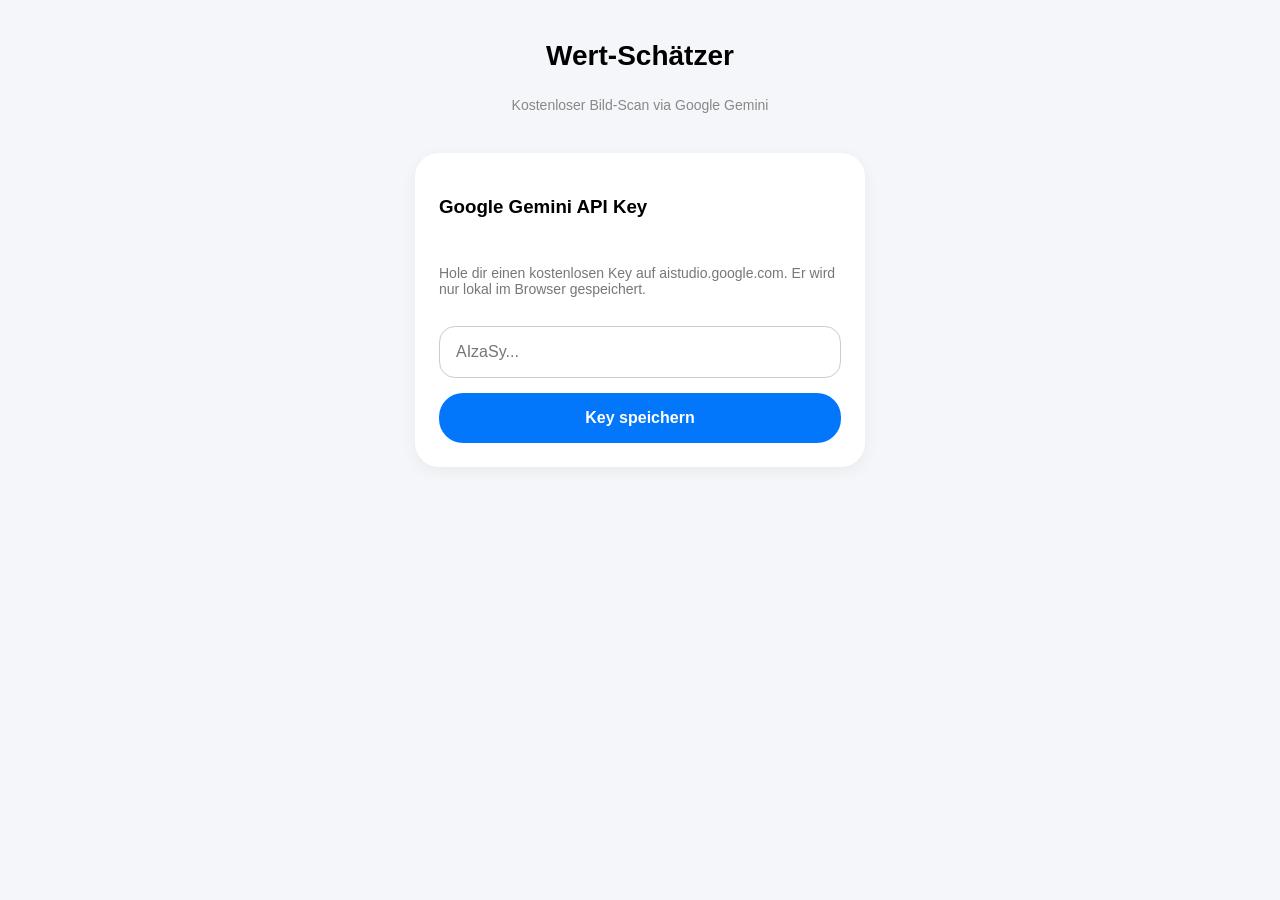
<file: index.html>
<!DOCTYPE html>
<html lang="de">
<head>
    <meta charset="UTF-8">
    <meta name="viewport" content="width=device-width, initial-scale=1.0">
    <title>eBay Preis-Scanner (Gemini Free)</title>
    <style>
        :root {
            --bg-color: #f4f6fa;
            --card-bg: #ffffff;
            --text-color: #000000;
            --primary-color: #0377fc;
            --danger-color: #e63946;
            --radius: 24px;
        }

        @media (prefers-color-scheme: dark) {
            :root {
                --bg-color: #0a0a0a;
                --card-bg: #1c1c1e;
                --text-color: #ffffff;
                --primary-color: #3b82f6;
            }
        }

        body {
            font-family: -apple-system, BlinkMacSystemFont, "Segoe UI", Roboto, sans-serif;
            background-color: var(--bg-color);
            color: var(--text-color);
            margin: 0;
            padding: 20px;
            display: flex;
            flex-direction: column;
            align-items: center;
            min-height: 100vh;
            box-sizing: border-box;
        }

        .container {
            width: 100%;
            max-width: 450px;
            display: flex;
            flex-direction: column;
            gap: 20px;
        }

        h1 {
            font-size: 28px;
            font-weight: 700;
            text-align: center;
            margin-top: 20px;
            margin-bottom: 5px;
        }

        .subtitle {
            text-align: center;
            font-size: 14px;
            color: #888;
            margin-bottom: 20px;
        }

        .card {
            background-color: var(--card-bg);
            border-radius: var(--radius);
            padding: 24px;
            box-shadow: 0 4px 16px rgba(0,0,0,0.05);
            display: flex;
            flex-direction: column;
            gap: 15px;
        }

        input[type="text"], textarea {
            width: 100%;
            padding: 16px;
            border-radius: 16px;
            border: 1px solid #ccc;
            box-sizing: border-box;
            font-size: 16px;
            background: transparent;
            color: var(--text-color);
            font-family: inherit;
        }

        textarea {
            resize: none;
        }

        button {
            background-color: var(--primary-color);
            color: white;
            border: none;
            padding: 16px;
            border-radius: var(--radius);
            font-size: 16px;
            font-weight: 600;
            cursor: pointer;
            width: 100%;
        }

        button:active {
            opacity: 0.8;
        }

        .btn-secondary {
            background-color: transparent;
            color: var(--danger-color);
            border: 1px solid var(--danger-color);
            padding: 10px;
            font-size: 14px;
            margin-top: 10px;
        }

        #preview {
            width: 100%;
            border-radius: 16px;
            display: none;
            object-fit: cover;
            max-height: 300px;
        }

        .hidden {
            display: none !important;
        }

        .loader {
            display: none;
            border: 4px solid #f3f3f3;
            border-top: 4px solid var(--primary-color);
            border-radius: 50%;
            width: 30px;
            height: 30px;
            animation: spin 1s linear infinite;
            margin: 20px auto;
        }

        @keyframes spin {
            0% { transform: rotate(0deg); }
            100% { transform: rotate(360deg); }
        }

        #result {
            font-size: 16px;
            line-height: 1.5;
            white-space: pre-line;
        }

        .error-message {
            background-color: rgba(230, 57, 70, 0.1);
            color: var(--danger-color);
            padding: 15px;
            border-radius: 16px;
            border: 1px solid var(--danger-color);
            font-size: 14px;
        }
    </style>
</head>
<body>

<div class="container">
    <h1>Wert-Schätzer</h1>
    <div class="subtitle">Kostenloser Bild-Scan via Google Gemini</div>

    <div id="api-section" class="card">
        <h3>Google Gemini API Key</h3>
        <p style="font-size: 14px; color: #777;">Hole dir einen kostenlosen Key auf aistudio.google.com. Er wird nur lokal im Browser gespeichert.</p>
        <input type="text" id="api-key-input" placeholder="AIzaSy...">
        <button onclick="saveApiKey()">Key speichern</button>
    </div>

    <div id="main-section" class="card hidden">
        <label for="image-input" style="width: 100%;">
            <div style="border: 2px dashed #ccc; padding: 30px; text-align: center; border-radius: 16px; cursor: pointer;">
                📸 Objekt fotografieren / wählen
            </div>
        </label>
        <input type="file" id="image-input" accept="image/*" capture="environment" style="display: none;" onchange="previewImage(event)">
        
        <img id="preview" alt="Vorschau">
        
        <textarea id="details-input" placeholder="Zusatzdetails (optional, z.B. Defekte, unsichtbare Funktionen, Zustand, Speichergröße...)" rows="3"></textarea>
        
        <button id="scan-btn" onclick="scanObject()" class="hidden">Objekt scannen</button>
        
        <div class="loader" id="loader"></div>
        <div id="result"></div>

        <button class="btn-secondary" onclick="resetApiKey()">API Key löschen</button>
    </div>
</div>

<script>
    document.addEventListener("DOMContentLoaded", () => {
        const savedKey = localStorage.getItem("gemini_api_key");
        if (savedKey) {
            showMainSection();
        }
    });

    function saveApiKey() {
        const key = document.getElementById("api-key-input").value.trim();
        if (key.length > 10) {
            localStorage.setItem("gemini_api_key", key);
            showMainSection();
        } else {
            alert("Bitte gib einen gültigen Gemini API Key ein.");
        }
    }

    function resetApiKey() {
        if(confirm("Möchtest du den API-Key wirklich löschen?")) {
            localStorage.removeItem("gemini_api_key");
            location.reload();
        }
    }

    function showMainSection() {
        document.getElementById("api-section").classList.add("hidden");
        document.getElementById("main-section").classList.remove("hidden");
    }

    let base64Image = "";

    function previewImage(event) {
        const file = event.target.files[0];
        if (!file) return;

        const reader = new FileReader();
        reader.onload = function(e) {
            const img = document.getElementById("preview");
            img.src = e.target.result;
            img.style.display = "block";
            
            base64Image = e.target.result.split(",")[1];
            
            document.getElementById("scan-btn").classList.remove("hidden");
            document.getElementById("result").innerHTML = "";
        }
        reader.readAsDataURL(file);
    }

    async function scanObject() {
        const apiKey = localStorage.getItem("gemini_api_key");
        if (!apiKey || !base64Image) return;

        const loader = document.getElementById("loader");
        const resultDiv = document.getElementById("result");
        const scanBtn = document.getElementById("scan-btn");
        
        // Wert des Detail-Felds auslesen
        const additionalDetails = document.getElementById("details-input").value.trim();

        loader.style.display = "block";
        scanBtn.disabled = true;
        resultDiv.innerHTML = "Objekt wird per KI analysiert...";

        // Basis-Prompt
        let promptText = "Welches Objekt ist auf diesem Bild zu sehen? Schätze den aktuellen ungefähren Verkaufspreis (Gebrauchtpreis) auf eBay in Euro. Wenn du es weißt, wann das Modell des Objektes hergestellt wurde und ob es noch produziert wird. Antworte kurz und übersichtlich. Nenne das erkannte Objekt, eine geschätzte Preisspanne in Fett (z.B. **20 - 40 €**), wann und ob es noch produziert wird und gib 2 kurze Tipps für den erfolgreichen eBay-Verkauf.";

        // Wenn Details eingegeben wurden, hängen wir sie an den Prompt an
        if (additionalDetails) {
            promptText += `\n\nBeachte unbedingt diese vom Nutzer angegebenen Zusatzdetails über den Zustand oder nicht sichtbare Funktionen für deine Preiseinschätzung: "${additionalDetails}"`;
        }

        const url = `https://generativelanguage.googleapis.com/v1beta/models/gemini-2.5-flash:generateContent?key=${apiKey}`;

        try {
            const response = await fetch(url, {
                method: "POST",
                headers: {
                    "Content-Type": "application/json"
                },
                body: JSON.stringify({
                    contents: [{
                        parts: [
                            { text: promptText },
                            { inlineData: { mimeType: "image/jpeg", data: base64Image } }
                        ]
                    }]
                })
            });

            if (!response.ok) {
                if (response.status === 429) {
                    resultDiv.innerHTML = `<div class="error-message">⚠️ <b>Zu schnell hintereinander!</b><br>Der kostenlose Tarif erlaubt max. 15 Bilder pro Minute. Warte kurz und tippe erneut auf Scannen.</div>`;
                } else if (response.status === 400 || response.status === 403) {
                    resultDiv.innerHTML = `<div class="error-message">🔑 <b>Falscher API Key!</b><br>Dein eingegebener Schlüssel ist ungültig. Bitte lösche ihn unten und hole dir einen neuen Key.</div>`;
                } else {
                    resultDiv.innerHTML = `<div class="error-message">❌ <b>Google-Serverfehler</b><br>Die KI ist gerade überlastet (Fehler ${response.status}). Bitte versuche es gleich noch einmal.</div>`;
                }
                return;
            }

            const data = await response.json();
            
            if (data.error) {
                resultDiv.innerHTML = `<div class="error-message">⚠️ <b>Fehler:</b> ${data.error.message}</div>`;
            } else if (data.candidates && data.candidates[0].content.parts[0].text) {
                const textResult = data.candidates[0].content.parts[0].text;
                resultDiv.innerHTML = textResult.replace(/\*\*(.*?)\*\*/g, '<b>$1</b>');
            } else {
                resultDiv.innerHTML = "Das Objekt konnte nicht eindeutig analysiert werden. Bitte versuche es mit einem deutlicheren Foto.";
            }

        } catch (error) {
            resultDiv.innerHTML = `<div class="error-message">🌐 <b>Keine Verbindung</b><br>Bitte überprüfe, ob dein Samsung-Handy mobiles Internet oder WLAN hat.</div>`;
            console.error(error);
        } finally {
            loader.style.display = "none";
            scanBtn.disabled = false;
        }
    }
</script>

</body>
</html>
</file>
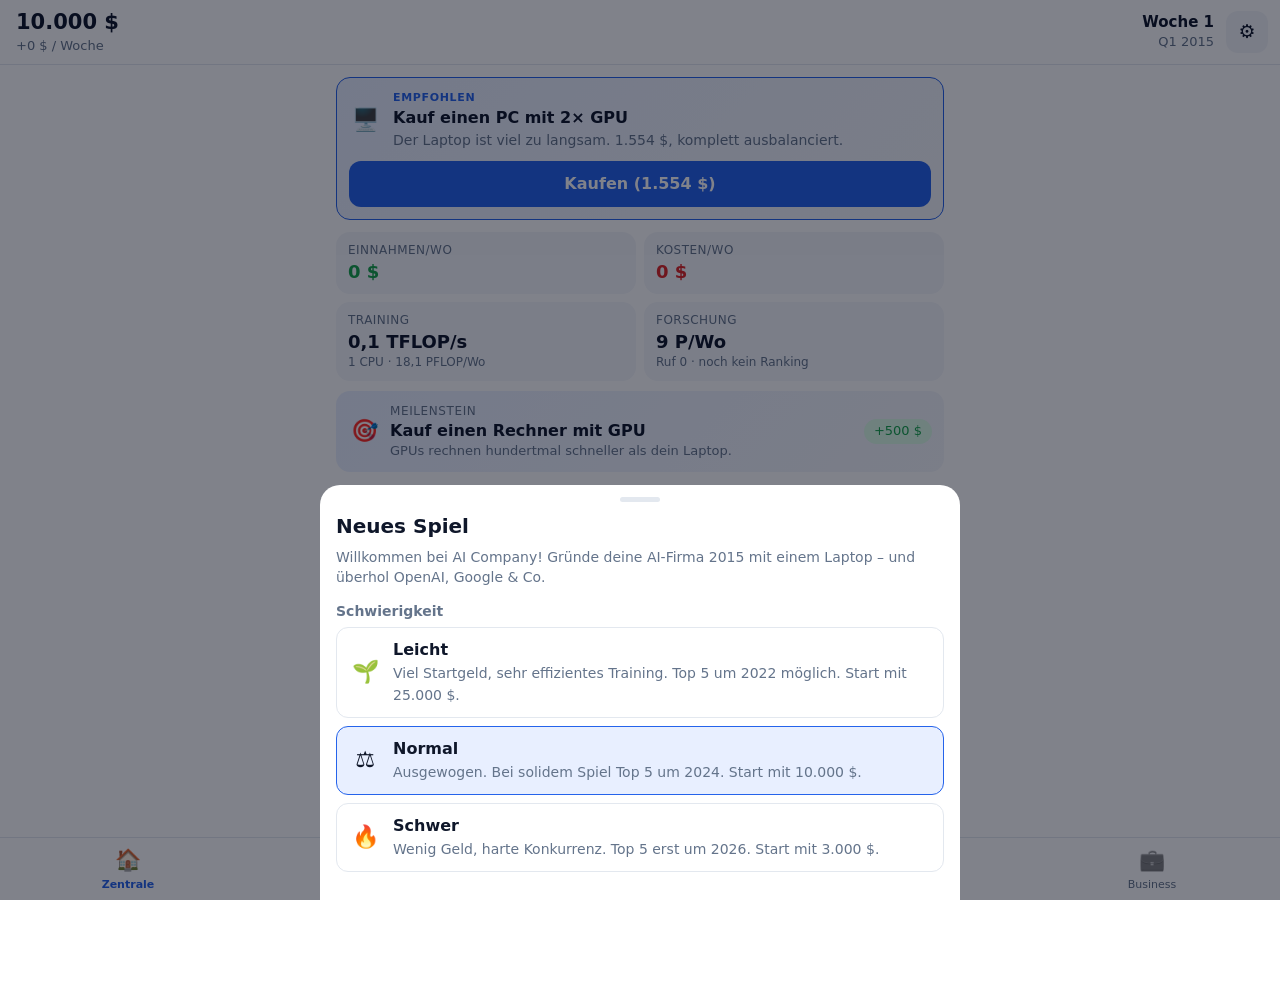
<file: game/index.html>
<!doctype html>
<html lang="de">
<head>
  <meta charset="utf-8">
  <meta name="viewport" content="width=device-width, initial-scale=1, viewport-fit=cover">
  <meta name="theme-color" content="#ffffff">
  <meta name="apple-mobile-web-app-capable" content="yes">
  <meta name="apple-mobile-web-app-title" content="AI Company">
  <meta name="mobile-web-app-capable" content="yes">
  <title>AI Company</title>
  <link rel="manifest" href="manifest.webmanifest">
  <link rel="icon" href="icons/icon-192.png">
  <link rel="apple-touch-icon" href="icons/apple-touch-icon.png">
  <link rel="stylesheet" href="css/style.css">
</head>
<body>
  <header class="top" id="top"></header>
  <main id="main"></main>
  <div class="actionbar" id="actionbar"></div>
  <nav class="tabs" id="tabs"></nav>
  <div id="sheet"></div>
  <div class="toasts" id="toasts"></div>
  <script type="module" src="js/main.js"></script>
</body>
</html>
</file>
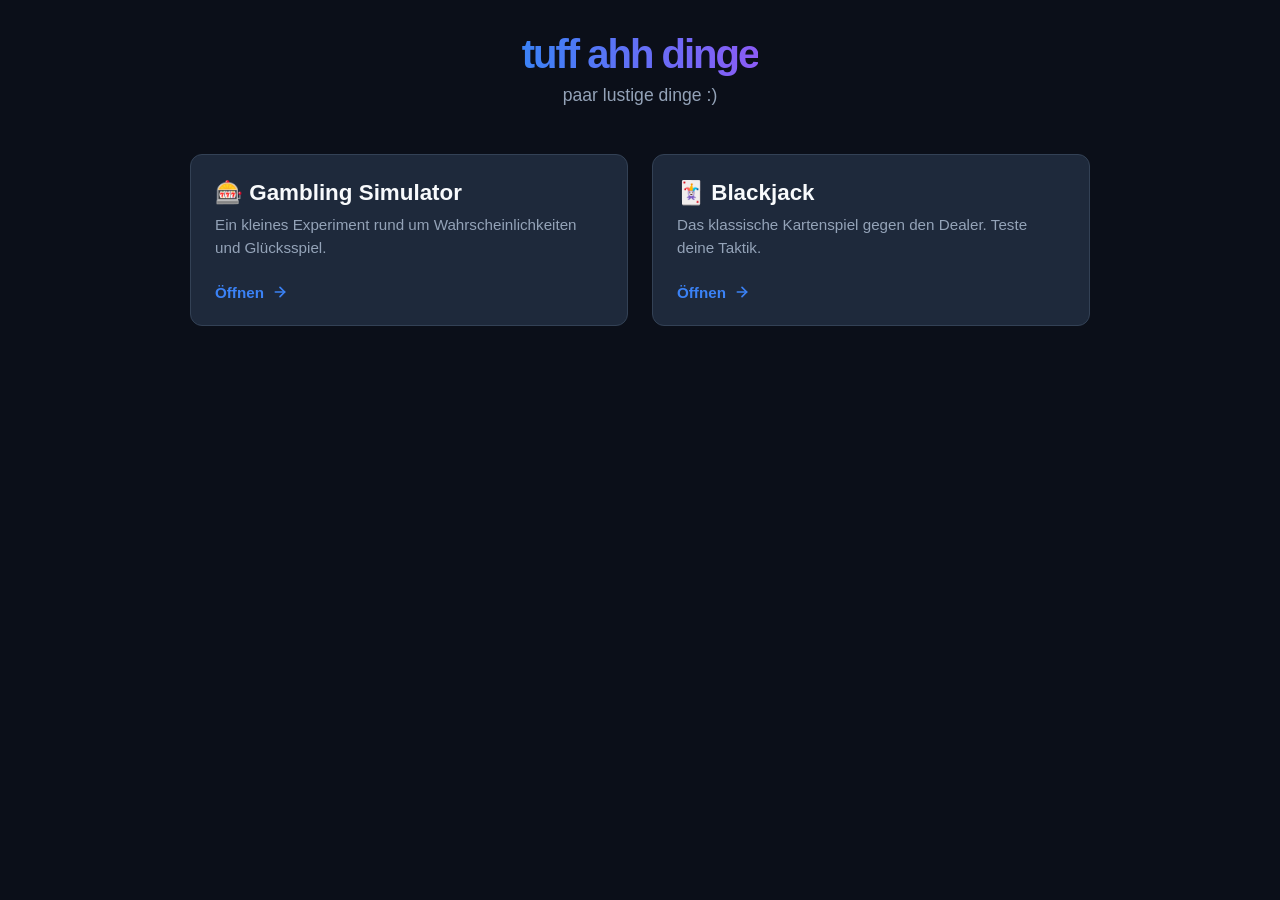
<file: Jannis/index.html>
<!DOCTYPE html>
<html lang="de">
<head>
    <meta charset="UTF-8">
    <meta name="viewport" content="width=device-width, initial-scale=1.0">
    <title>Jannis' Projects</title>
    <style>
        :root {
            --bg-color: #0b0f19;
            --card-bg: #1e293b;
            --text-main: #f8fafc;
            --text-muted: #94a3b8;
            --accent: #3b82f6;
            --accent-hover: #60a5fa;
        }

        * {
            box-sizing: border-box;
            margin: 0;
            padding: 0;
            font-family: '-apple-system', BlinkMacSystemFont, 'Segoe UI', Roboto, Helvetica, Arial, sans-serif;
        }

        body {
            background-color: var(--bg-color);
            color: var(--text-main);
            min-height: 100vh;
            display: flex;
            flex-direction: column;
            align-items: center;
            padding: 2rem 1rem;
        }

        header {
            text-align: center;
            margin-bottom: 3rem;
            max-width: 600px;
        }

        header h1 {
            font-size: 2.5rem;
            font-weight: 800;
            letter-spacing: -0.05em;
            margin-bottom: 0.5rem;
            background: linear-gradient(to right, #3b82f6, #8b5cf6);
            -webkit-background-clip: text;
            -webkit-text-fill-color: transparent;
        }

        header p {
            color: var(--text-muted);
            font-size: 1.1rem;
        }

        .grid {
            display: grid;
            grid-template-columns: repeat(auto-fit, minmax(280px, 1fr));
            gap: 1.5rem;
            width: 100%;
            max-width: 900px;
        }

        .card {
            background-color: var(--card-bg);
            border: 1px solid #334155;
            border-radius: 12px;
            padding: 1.5rem;
            text-decoration: none;
            color: inherit;
            transition: transform 0.2s ease, border-color 0.2s ease, box-shadow 0.2s ease;
            display: flex;
            flex-direction: column;
            justify-content: space-between;
        }

        .card:hover {
            transform: translateY(-4px);
            border-color: var(--accent);
            box-shadow: 0 10px 20px rgba(0, 0, 0, 0.3);
        }

        .card-content h2 {
            font-size: 1.4rem;
            margin-bottom: 0.5rem;
            font-weight: 600;
        }

        .card-content p {
            color: var(--text-muted);
            font-size: 0.95rem;
            line-height: 1.5;
            margin-bottom: 1.5rem;
        }

        .card-action {
            display: flex;
            align-items: center;
            color: var(--accent);
            font-weight: 600;
            font-size: 0.95rem;
        }

        .card:hover .card-action {
            color: var(--accent-hover);
        }

        .card-action svg {
            margin-left: 0.5rem;
            transition: transform 0.2s ease;
        }

        .card:hover .card-action svg {
            transform: translateX(4px);
        }
    </style>
</head>
<body>

    <header>
        <h1>tuff ahh dinge</h1>
        <p>paar lustige dinge :)</p>
    </header>

    <main class="grid" id="project-grid">
        <!-- Die Cards werden automatisch per JavaScript eingefügt -->
    </main>

    <script>
        // HIER NEUE SEITEN EINFACH HINZUFÜGEN
        const projects = [
            {
                title: "🎰 Gambling Simulator",
                description: "Ein kleines Experiment rund um Wahrscheinlichkeiten und Glücksspiel.",
                path: "Gambling" // Leitet weiter zu /Jannis/Gambling
            },
            {
                title: "🃏 Blackjack",
                description: "Das klassische Kartenspiel gegen den Dealer. Teste deine Taktik.",
                path: "Blackjack" // Leitet weiter zu /Jannis/Blackjack
            }
            // Wenn du ein neues Projekt hast, einfach so erweitern:
            // ,{
            //     title: "🤖 Mein neues Tool",
            //     description: "Eine kurze Beschreibung, was das Tool macht.",
            //     path: "NeuesTool"
            // }
        ];

        const grid = document.getElementById('project-grid');

        // Dynamisches Generieren der HTML-Kacheln
        projects.forEach(project => {
            const card = document.createElement('a');
            card.className = 'card';
            // Nutzt relative Pfade, damit es auf GitHub Pages perfekt auflöst
            card.href = `./${project.path}`; 

            card.innerHTML = `
                <div class="card-content">
                    <h2>${project.title}</h2>
                    <p>${project.description}</p>
                </div>
                <div class="card-action">
                    Öffnen 
                    <svg width="16" height="16" viewBox="0 0 24 24" fill="none" stroke="currentColor" stroke-width="2.5" stroke-linecap="round" stroke-linejoin="round"><line x1="5" y1="12" x2="19" y2="12"></line><polyline points="12 5 19 12 12 19"></polyline></svg>
                </div>
            `;
            grid.appendChild(card);
        });
    </script>
</body>
</html>
</file>
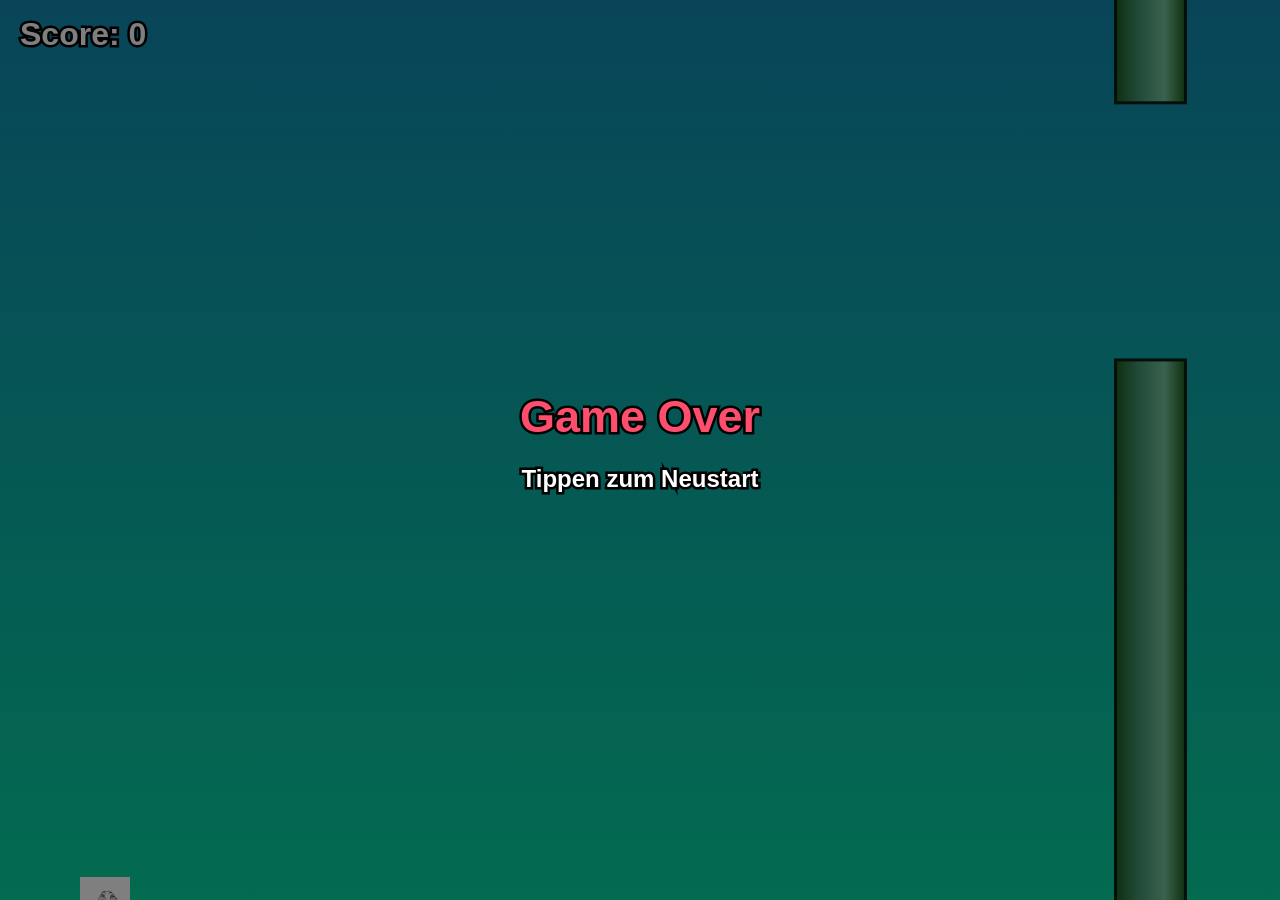
<file: Justus/index.html>
<!DOCTYPE html>
<html lang="de">
<head>
<meta charset="UTF-8">
<meta name="viewport" content="width=device-width, initial-scale=1.0, user-scalable=no">
<title>Flappy Character Touch</title>
<style>
    body {
        margin: 0;
        overflow: hidden;
        background: #4cc9f0;
        touch-action: manipulation;
        font-family: 'Arial', sans-serif;
    }
    canvas {
        display: block;
        margin: auto;
        background: linear-gradient(to bottom, #118ab2, #06d6a0);
    }
</style>
</head>
<body>

<canvas id="gameCanvas"></canvas>

<script>
const canvas = document.getElementById("gameCanvas");
const ctx = canvas.getContext("2d");

// Canvas an Bildschirm anpassen
function resizeCanvas() {
    canvas.width = window.innerWidth;
    canvas.height = window.innerHeight;
}
resizeCanvas();
window.addEventListener("resize", resizeCanvas);

// Bild des Charakters laden
const birdImg = new Image();
birdImg.src = "character.jpeg"; // Stelle sicher, dass das Bild im selben Ordner liegt!

// Bird Einstellungen (Größe leicht erhöht, damit man das Gesicht gut erkennt)
let bird = {
    x: 80,
    y: 200,
    width: 50,
    height: 50,
    gravity: 0.6,
    lift: -11,
    velocity: 0
};

// Pipes & Spielvariablen
let pipes = [];
let frame = 0;
let score = 0;
let gameOver = false;

// Steuerung
function flap(e) {
    if (e) {
        if (e.type === "mousedown" && 'ontouchstart' in window) return;
        e.preventDefault();
    }

    if (!gameOver) {
        bird.velocity = bird.lift;
    } else {
        resetGame();
    }
}

document.addEventListener("touchstart", flap, { passive: false });
document.addEventListener("mousedown", flap);
document.addEventListener("keydown", flap);

// Reset
function resetGame() {
    bird.y = 200;
    bird.velocity = 0;
    pipes = [];
    frame = 0;
    score = 0;
    gameOver = false;
    requestAnimationFrame(draw);
}

// Game loop
function draw() {
    ctx.clearRect(0, 0, canvas.width, canvas.height);

    // Bird Physik
    bird.velocity += bird.gravity;
    bird.y += bird.velocity;

    // Charakter zeichnen
    if (birdImg.complete && birdImg.naturalWidth !== 0) {
        // Zeichnet dein hochgeladenes Bild
        ctx.drawImage(birdImg, bird.x, bird.y, bird.width, bird.height);
    } else {
        // Schickes Fallback-Dreieck mit Zunge, falls das Bild noch lädt oder fehlt
        ctx.fillStyle = "white";
        ctx.beginPath();
        ctx.moveTo(bird.x + bird.width / 2, bird.y);
        ctx.lineTo(bird.x + bird.width, bird.y + bird.height);
        ctx.lineTo(bird.x, bird.y + bird.height);
        ctx.closePath();
        ctx.fill();
        ctx.fillStyle = "#ff4d6d";
        ctx.fillRect(bird.x + bird.width / 2 - 5, bird.y + bird.height - 15, 10, 15); 
    }

    // Pipes erzeugen
    if (frame % 90 === 0) {
        let gap = canvas.height / 3.5; // Etwas großzügigerer Durchgang
        let top = Math.random() * (canvas.height - gap - 150) + 50;

        pipes.push({
            x: canvas.width,
            top: top,
            bottom: top + gap,
            width: 70,
            passed: false
        });
    }

    // Pipes bewegen und zeichnen
    for (let i = pipes.length - 1; i >= 0; i--) {
        let pipe = pipes[i];
        pipe.x -= 3.5; // Geschwindigkeit

        // Stylischer 3D-Farbverlauf für die Röhren (wie bei Mario)
        let gradient = ctx.createLinearGradient(pipe.x, 0, pipe.x + pipe.width, 0);
        gradient.addColorStop(0, "#1e601c");
        gradient.addColorStop(0.3, "#40916c");
        gradient.addColorStop(0.7, "#74c69d");
        gradient.addColorStop(1, "#1e601c");
        ctx.fillStyle = gradient;
        ctx.strokeStyle = "#081c15";
        ctx.lineWidth = 3;

        // Obere Röhre
        ctx.fillRect(pipe.x, 0, pipe.width, pipe.top);
        ctx.strokeRect(pipe.x, -5, pipe.width, pipe.top + 5);

        // Untere Röhre
        ctx.fillRect(pipe.x, pipe.bottom, pipe.width, canvas.height - pipe.bottom);
        ctx.strokeRect(pipe.x, pipe.bottom, pipe.width, canvas.height - pipe.bottom + 5);

        // Kollisionsabfrage
        if (
            bird.x < pipe.x + pipe.width &&
            bird.x + bird.width > pipe.x &&
            (bird.y < pipe.top || bird.y + bird.height > pipe.bottom)
        ) {
            gameOver = true;
        }

        // Score erhöhen
        if (!pipe.passed && pipe.x + pipe.width < bird.x) {
            score++;
            pipe.passed = true;
        }

        // Aus dem Array löschen
        if (pipe.x + pipe.width < 0) {
            pipes.splice(i, 1);
        }
    }

    // Boden und Decke Kollision
    if (bird.y + bird.height > canvas.height || bird.y < 0) {
        gameOver = true;
    }

    // Score Text mit cooler Kontur
    ctx.fillStyle = "white";
    ctx.strokeStyle = "black";
    ctx.lineWidth = 5;
    ctx.font = "bold 32px Arial";
    ctx.textBaseline = "top";
    ctx.strokeText("Score: " + score, 20, 20);
    ctx.fillText("Score: " + score, 20, 20);

    // Game Over Screen
    if (gameOver) {
        ctx.fillStyle = "rgba(0, 0, 0, 0.5)"; // Dunkler Overlay-Effekt
        ctx.fillRect(0, 0, canvas.width, canvas.height);

        ctx.textAlign = "center";
        ctx.textBaseline = "middle";
        
        ctx.fillStyle = "#ff4d6d";
        ctx.font = "bold 45px Arial";
        ctx.strokeText("Game Over", canvas.width / 2, canvas.height / 2 - 30);
        ctx.fillText("Game Over", canvas.width / 2, canvas.height / 2 - 30);

        ctx.fillStyle = "white";
        ctx.font = "bold 24px Arial";
        ctx.strokeText("Tippen zum Neustart", canvas.width / 2, canvas.height / 2 + 30);
        ctx.fillText("Tippen zum Neustart", canvas.width / 2, canvas.height / 2 + 30);
        
        ctx.textAlign = "left"; // Reset für den Score oben links beim Neustart
        return;
    }

    frame++;
    requestAnimationFrame(draw);
}

// Erster Spielstart
draw();
</script>

</body>
</html>
</file>
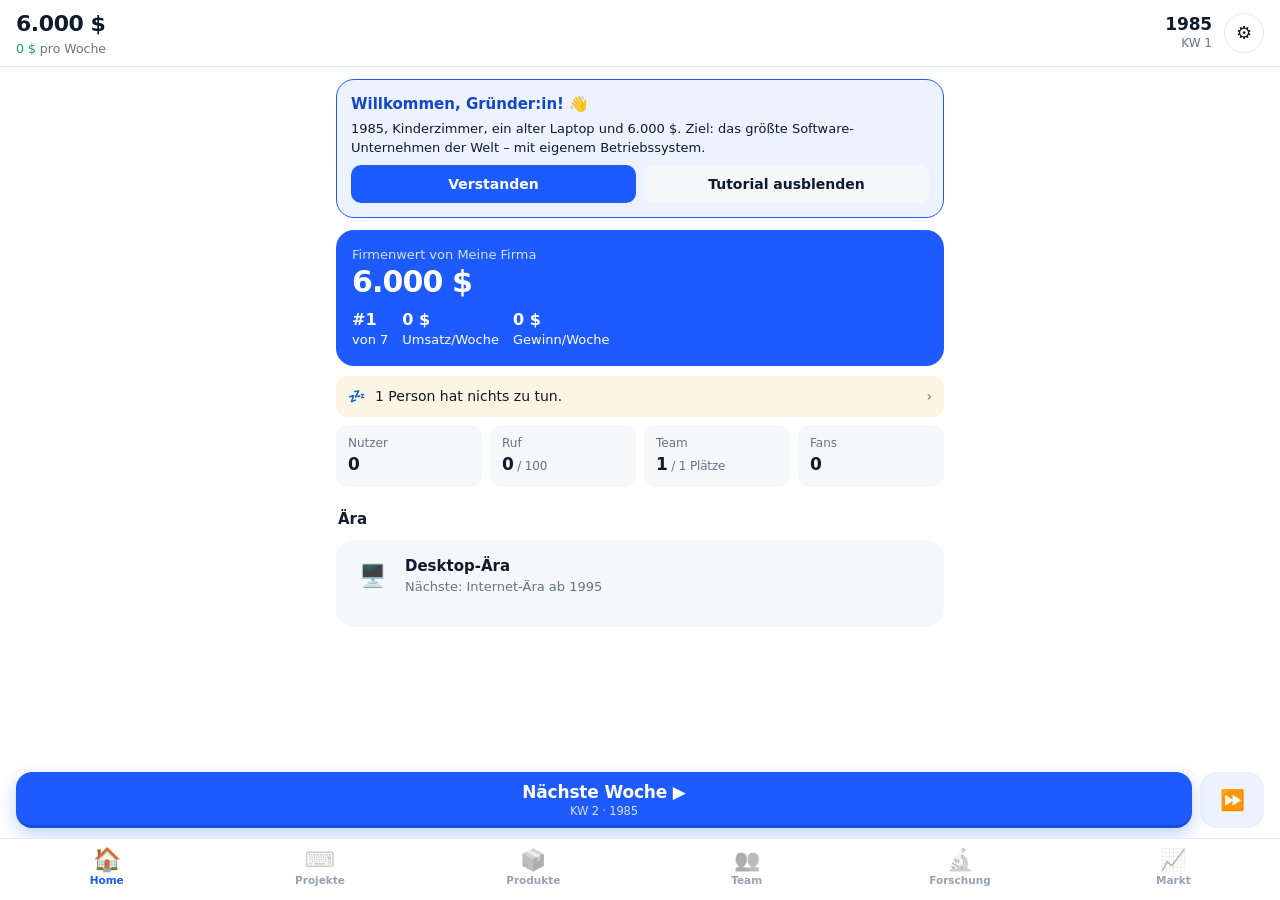
<file: TechGame/index.html>
<!doctype html>
<html lang="de">
<head>
  <meta charset="utf-8">
  <meta name="viewport" content="width=device-width, initial-scale=1, viewport-fit=cover">
  <meta name="theme-color" content="#ffffff">
  <meta name="mobile-web-app-capable" content="yes">
  <meta name="apple-mobile-web-app-capable" content="yes">
  <meta name="apple-mobile-web-app-title" content="Software Tycoon">
  <meta name="description" content="Rundenbasiertes Software-Tycoon: vom Kinderzimmer 1985 zum größten Software-Konzern der Welt.">
  <title>Software Tycoon</title>
  <link rel="manifest" href="manifest.webmanifest">
  <link rel="icon" href="icons/icon-192.png">
  <link rel="apple-touch-icon" href="icons/apple-touch-icon.png">
  <link rel="stylesheet" href="css/style.css">
</head>
<body>
  <header class="top" id="top"></header>
  <main id="main"></main>
  <div class="actionbar" id="actionbar"></div>
  <nav class="tabs" id="tabs"></nav>
  <div id="sheet"></div>
  <div id="modal"></div>
  <div class="toasts" id="toasts"></div>
  <noscript>Dieses Spiel braucht JavaScript.</noscript>
  <script type="module" src="js/main.js"></script>
</body>
</html>
</file>
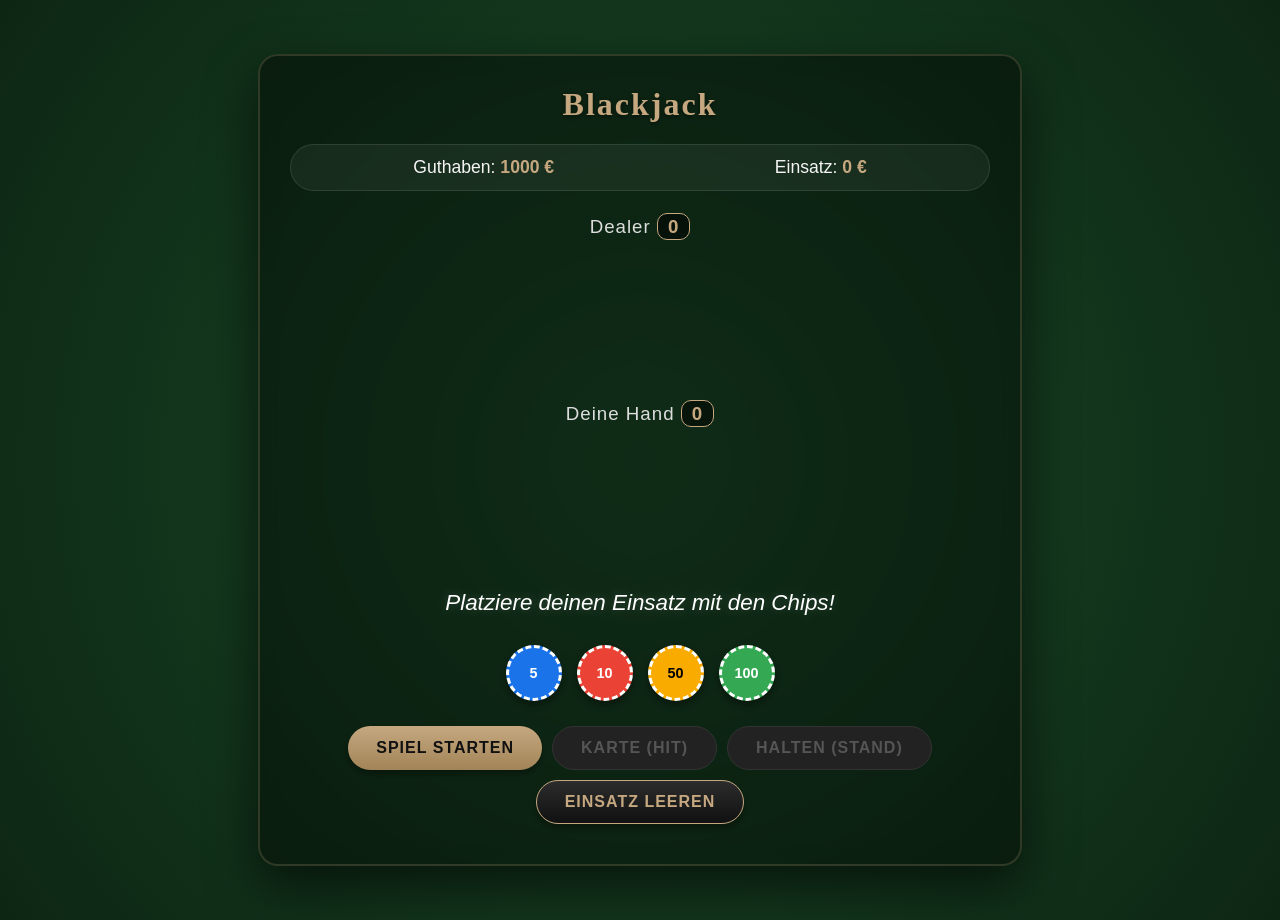
<file: Jannis/Blackjack/index.html>
<!DOCTYPE html>
<html lang="de">
<head>
    <meta charset="UTF-8">
    <meta name="viewport" content="width=device-width, initial-scale=1.0">
    <title>Blackjack</title>
    <style>
        :root {
            --primary: #c5a880;
            --primary-hover: #b39268;
            --gold-glow: 0 0 15px rgba(197, 168, 128, 0.6);
            --card-shadow: 0 6px 12px rgba(0,0,0,0.4);
        }

        body {
            font-family: 'Segoe UI', Roboto, Helvetica, Arial, sans-serif;
            background: radial-gradient(circle, #1a4a27 0%, #0d2614 100%);
            color: #f5f5f5;
            text-align: center;
            margin: 0;
            padding: 10px;
            min-height: 100vh;
            display: flex;
            align-items: center;
            justify-content: center;
        }

        .game-container {
            max-width: 700px;
            width: 100%;
            background: rgba(0, 0, 0, 0.4);
            padding: 30px;
            border-radius: 20px;
            box-shadow: 0 20px 50px rgba(0,0,0,0.6);
            border: 2px solid rgba(197, 168, 128, 0.2);
            backdrop-filter: blur(10px);
        }

        h1 {
            font-family: 'Georgia', serif;
            color: var(--primary);
            letter-spacing: 2px;
            margin-top: 0;
            text-shadow: 0 2px 4px rgba(0,0,0,0.5);
        }

        .status-bar {
            display: flex;
            justify-content: space-around;
            background: rgba(255,255,255,0.05);
            padding: 12px;
            border-radius: 30px;
            margin-bottom: 20px;
            border: 1px solid rgba(255,255,255,0.1);
            font-size: 1.1rem;
        }

        .status-bar span strong {
            color: var(--primary);
        }

        .hand {
            margin: 25px 0;
            position: relative;
        }

        h3 {
            font-weight: 300;
            margin-bottom: 10px;
            letter-spacing: 1px;
            color: #ddd;
        }

        .score-badge {
            background: rgba(0,0,0,0.5);
            padding: 2px 10px;
            border-radius: 10px;
            border: 1px solid var(--primary);
            color: var(--primary);
            font-weight: bold;
        }

        .cards-display {
            display: flex;
            justify-content: center;
            gap: 15px;
            min-height: 130px;
            align-items: center;
        }

        /* Wunderschöne Karten-Animation */
        .card {
            background: linear-gradient(135deg, #ffffff 0%, #f0f0f0 100%);
            color: #111;
            border-radius: 10px;
            padding: 12px;
            width: 75px;
            height: 110px;
            font-weight: bold;
            font-size: 1.4rem;
            display: flex;
            flex-direction: column;
            justify-content: space-between;
            box-shadow: var(--card-shadow);
            transform: translateY(30px) rotate(-5deg);
            opacity: 0;
            animation: dealCard 0.4s cubic-bezier(0.175, 0.885, 0.32, 1.275) forwards;
            position: relative;
            border: 1px solid #ccc;
        }

        @keyframes dealCard {
            to {
                transform: translateY(0) rotate(0deg);
                opacity: 1;
            }
        }

        .card.red { color: #d12c2c; }
        
        .card .suit-large {
            font-size: 2.5rem;
            position: absolute;
            bottom: 10px;
            left: 50%;
            transform: translateX(-50%);
            opacity: 0.15;
        }

        /* Chips / Jetons Bereich */
        .chips-container {
            display: flex;
            justify-content: center;
            gap: 15px;
            margin: 20px 0;
        }

        .chip {
            width: 50px;
            height: 50px;
            border-radius: 50%;
            display: flex;
            align-items: center;
            justify-content: center;
            font-weight: bold;
            font-size: 0.9rem;
            cursor: pointer;
            border: 4px dashed dashed;
            box-shadow: 0 4px 8px rgba(0,0,0,0.4);
            transition: transform 0.2s, box-shadow 0.2s;
            user-select: none;
        }

        .chip:hover {
            transform: scale(1.15) rotate(10deg);
            box-shadow: 0 6px 12px rgba(0,0,0,0.6);
        }

        .chip-5 { background: #1a73e8; border: 3px dashed #fff; color: white; }
        .chip-10 { background: #ea4335; border: 3px dashed #fff; color: white; }
        .chip-50 { background: #f9ab00; border: 3px dashed #fff; color: black; }
        .chip-100 { background: #34a853; border: 3px dashed #fff; color: white; }

        .controls {
            margin: 25px 0 10px 0;
            display: flex;
            justify-content: center;
            gap: 10px;
            flex-wrap: wrap;
        }

        button {
            padding: 12px 28px;
            font-size: 1rem;
            font-weight: bold;
            text-transform: uppercase;
            letter-spacing: 1px;
            cursor: pointer;
            border: 1px solid var(--primary);
            border-radius: 30px;
            background: linear-gradient(180deg, #2c2c2c 0%, #111111 100%);
            color: var(--primary);
            transition: all 0.3s ease;
            box-shadow: 0 4px 6px rgba(0,0,0,0.3);
        }

        button:hover:not(:disabled) {
            background: var(--primary);
            color: #111;
            box-shadow: var(--gold-glow);
            transform: translateY(-2px);
        }

        button:active:not(:disabled) {
            transform: translateY(1px);
        }

        button:disabled {
            background: #222;
            color: #555;
            border-color: #333;
            cursor: not-allowed;
            box-shadow: none;
            transform: none;
        }

        #btn-start {
            background: linear-gradient(180deg, #c5a880 0%, #a38458 100%);
            color: #111;
            border: none;
        }
        #btn-start:hover:not(:disabled) {
            filter: brightness(1.1);
        }

        #message {
            font-size: 1.4rem;
            font-style: italic;
            margin: 20px 0;
            height: 35px;
            color: #fff;
            text-shadow: 0 0 10px rgba(255,255,255,0.2);
            transition: all 0.3s;
        }

        .win-glow {
            animation: winPulse 1.5s infinite;
        }

        @keyframes winPulse {
            0% { text-shadow: 0 0 5px #fff, 0 0 10px var(--primary); color: #fff; }
            50% { text-shadow: 0 0 20px #fff, 0 0 30px var(--primary); color: var(--primary); }
            100% { text-shadow: 0 0 5px #fff, 0 0 10px var(--primary); color: #fff; }
        }
    </style>
</head>
<body>

<div class="game-container">
    <h1>Blackjack</h1>
    
    <div class="status-bar">
        <span>Guthaben: <strong id="balance-display">1000 €</strong></span>
        <span>Einsatz: <strong id="bet-display">0 €</strong></span>
    </div>

    <div class="hand">
        <h3>Dealer <span class="score-badge" id="dealer-score">0</span></h3>
        <div id="dealer-cards" class="cards-display"></div>
    </div>
    
    <div class="hand">
        <h3>Deine Hand <span class="score-badge" id="player-score">0</span></h3>
        <div id="player-cards" class="cards-display"></div>
    </div>
    
    <div id="message">Platziere deinen Einsatz mit den Chips!</div>
    
    <div class="chips-container" id="chips-box">
        <div class="chip chip-5" onclick="addBet(5)">5</div>
        <div class="chip chip-10" onclick="addBet(10)">10</div>
        <div class="chip chip-50" onclick="addBet(50)">50</div>
        <div class="chip chip-100" onclick="addBet(100)">100</div>
    </div>
    
    <div class="controls">
        <button id="btn-start" onclick="startNewGame()">Spiel starten</button>
        <button id="btn-hit" onclick="hit()" disabled>Karte (Hit)</button>
        <button id="btn-stand" onclick="stand()" disabled>Halten (Stand)</button>
        <button id="btn-clear" onclick="clearBet()">Einsatz leeren</button>
    </div>
</div>

<script>
    let deck = [];
    let playerHand = [];
    let dealerHand = [];
    let gameActive = false;
    let balance = 1000;
    let currentBet = 0;

    const suits = ['♠', '♥', '♦', '♣'];
    const values = ['2','3','4','5','6','7','8','9','10','J','Q','K','A'];

    // Synthetische Soundeffekte über Web Audio API (Keine Audio-Dateien nötig!)
    const audioCtx = new (window.AudioContext || window.webkitAudioContext)();
    
    function playSound(type) {
        if (audioCtx.state === 'suspended') audioCtx.resume();
        const osc = audioCtx.createOscillator();
        const gain = audioCtx.createGain();
        osc.connect(gain);
        gain.connect(audioCtx.destination);

        if (type === 'card') {
            osc.type = 'triangle';
            osc.frequency.setValueAtTime(400, audioCtx.currentTime);
            osc.frequency.exponentialRampToValueAtTime(200, audioCtx.currentTime + 0.1);
            gain.gain.setValueAtTime(0.2, audioCtx.currentTime);
            gain.gain.linearRampToValueAtTime(0, audioCtx.currentTime + 0.1);
            osc.start(); osc.stop(audioCtx.currentTime + 0.1);
        } else if (type === 'chip') {
            osc.type = 'sine';
            osc.frequency.setValueAtTime(800, audioCtx.currentTime);
            osc.frequency.setValueAtTime(1200, audioCtx.currentTime + 0.04);
            gain.gain.setValueAtTime(0.1, audioCtx.currentTime);
            gain.gain.linearRampToValueAtTime(0, audioCtx.currentTime + 0.08);
            osc.start(); osc.stop(audioCtx.currentTime + 0.08);
        } else if (type === 'win') {
            osc.type = 'sine';
            osc.frequency.setValueAtTime(523.25, audioCtx.currentTime); // C5
            osc.frequency.setValueAtTime(659.25, audioCtx.currentTime + 0.1); // E5
            osc.frequency.setValueAtTime(783.99, audioCtx.currentTime + 0.2); // G5
            gain.gain.setValueAtTime(0.15, audioCtx.currentTime);
            gain.gain.linearRampToValueAtTime(0, audioCtx.currentTime + 0.4);
            osc.start(); osc.stop(audioCtx.currentTime + 0.4);
        }
    }

    function createDeck() {
        deck = [];
        for (let suit of suits) {
            for (let val of values) {
                deck.push({ value: val, suit: suit });
            }
        }
    }

    function shuffleDeck() {
        for (let i = deck.length - 1; i > 0; i--) {
            const j = Math.floor(Math.random() * (i + 1));
            [deck[i], deck[j]] = [deck[j], deck[i]];
        }
    }

    function calculateScore(hand) {
        let score = 0;
        let aces = 0;
        for (let card of hand) {
            if (['J', 'Q', 'K'].includes(card.value)) {
                score += 10;
            } else if (card.value === 'A') {
                score += 11;
                aces++;
            } else {
                score += parseInt(card.value);
            }
        }
        while (score > 21 && aces > 0) {
            score -= 10;
            aces--;
        }
        return score;
    }

    function addBet(amount) {
        if (gameActive) return;
        if (balance >= amount) {
            balance -= amount;
            currentBet += amount;
            playSound('chip');
            updateBalances();
        }
    }

    function clearBet() {
        if (gameActive) return;
        balance += currentBet;
        currentBet = 0;
        playSound('chip');
        updateBalances();
    }

    function updateBalances() {
        document.getElementById('balance-display').innerText = balance + " €";
        document.getElementById('bet-display').innerText = currentBet + " €";
    }

    function renderHand(hand, elementId) {
        const container = document.getElementById(elementId);
        container.innerHTML = '';
        hand.forEach((card, index) => {
            setTimeout(() => {
                const cardEl = document.createElement('div');
                cardEl.className = 'card';
                if (card.suit === '♥' || card.suit === '♦') cardEl.classList.add('red');
                
                cardEl.innerHTML = `
                    <div>${card.value}</div>
                    <div class="suit-large">${card.suit}</div>
                    <div style="text-align:right;">${card.suit}</div>
                `;
                container.appendChild(cardEl);
                playSound('card');
            }, index * 150); // Kleiner Zeitversatz für edlen Austeil-Effekt
        });
    }

    function startNewGame() {
        if (currentBet === 0) {
            document.getElementById('message').innerText = "Bitte zuerst einen Einsatz setzen!";
            return;
        }

        document.getElementById('message').classList.remove('win-glow');
        createDeck();
        shuffleDeck();
        
        // Regel: JEDER startet mit genau 1 Karte
        playerHand = [deck.pop()];
        dealerHand = [deck.pop()]; 
        
        gameActive = true;
        
        document.getElementById('btn-hit').disabled = false;
        document.getElementById('btn-stand').disabled = false;
        document.getElementById('btn-start').disabled = true;
        document.getElementById('btn-clear').disabled = true;
        document.getElementById('chips-box').style.opacity = "0.4";
        document.getElementById('message').innerText = "Du hast 1 Karte bekommen. Jetzt hitten!";
        
        updateUI();
    }

    function updateUI() {
        renderHand(playerHand, 'player-cards');
        renderHand(dealerHand, 'dealer-cards');
        
        // Scores leicht verzögert updaten, damit es zur Kartenanimation passt
        setTimeout(() => {
            document.getElementById('player-score').innerText = calculateScore(playerHand);
            document.getElementById('dealer-score').innerText = calculateScore(dealerHand);
        }, playerHand.length * 150);
    }

    function hit() {
        if (!gameActive) return;
        playerHand.push(deck.pop());
        updateUI();
        
        setTimeout(() => {
            if (calculateScore(playerHand) > 21) {
                endGame();
            }
        }, playerHand.length * 150);
    }

    function stand() {
        if (!gameActive) return;
        
        // Dealer zieht nach klassischer Regel nach, bis er mindestens 17 hat
        while (calculateScore(dealerHand) < 17) {
            dealerHand.push(deck.pop());
        }
        
        updateUI();
        setTimeout(endGame, dealerHand.length * 150);
    }

    function endGame() {
        gameActive = false;
        document.getElementById('btn-hit').disabled = true;
        document.getElementById('btn-stand').disabled = true;
        document.getElementById('btn-start').disabled = false;
        document.getElementById('btn-clear').disabled = false;
        document.getElementById('chips-box').style.opacity = "1";
        
        const pScore = calculateScore(playerHand);
        const dScore = calculateScore(dealerHand);
        let msg = '';
        
        if (pScore > 21) {
            msg = 'Überkauft! Der Dealer gewinnt.';
            currentBet = 0; 
        } else if (dScore > 21) {
            msg = 'Dealer überkauft! Du gewinnst!';
            balance += currentBet * 2;
            currentBet = 0;
            playSound('win');
            document.getElementById('message').classList.add('win-glow');
        } else if (pScore === dScore) {
            msg = 'Unentschieden (Push)!';
            balance += currentBet; // Einsatz zurück
            currentBet = 0;
        } else if (pScore > dScore) {
            msg = 'Großartig! Du gewinnst!';
            balance += currentBet * 2;
            currentBet = 0;
            playSound('win');
            document.getElementById('message').classList.add('win-glow');
        } else {
            msg = 'Der Dealer gewinnt.';
            currentBet = 0;
        }
        
        document.getElementById('message').innerText = msg;
        updateBalances();

        if (balance === 0 && currentBet === 0) {
            setTimeout(() => {
                alert("Du bist pleite! Hier sind frische 500 € vom Haus.");
                balance = 500;
                updateBalances();
            }, 1000);
        }
    }
</script>

</body>
</html>
</file>
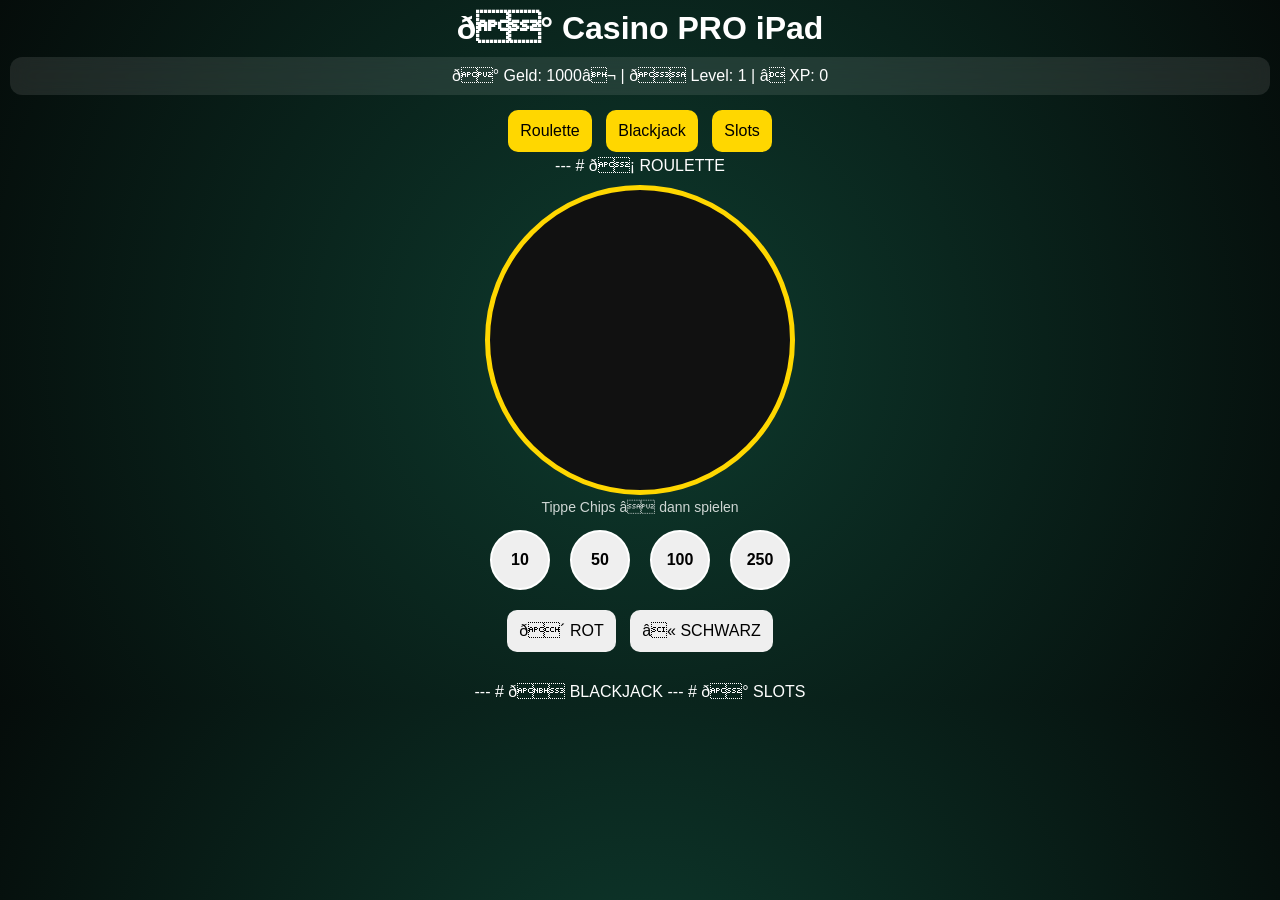
<file: Jannis/Clemens/index.html>
<!DOCTYPE html>
<html lang="de">
<head>
<meta charset="UTF-8">
<meta name="viewport" content="width=device-width, initial-scale=1.0">
<title>Casino PRO iPad</title>

<style>
body {
    margin:0;
    font-family: Arial;
    background: radial-gradient(circle,#0e3b2e,#050c0a);
    color:white;
    text-align:center;
}

h1 { margin:10px; }

.panel { display:none; padding:10px; }
.active { display:block; }

.tabs button {
    margin:5px;
    padding:12px;
    font-size:16px;
    background:gold;
    border:none;
    border-radius:10px;
}

.card {
    background: rgba(255,255,255,0.1);
    backdrop-filter: blur(10px);
    padding:10px;
    margin:10px;
    border-radius:12px;
}

canvas {
    background:#111;
    border-radius:50%;
    border:5px solid gold;
}

.chips {
    display:flex;
    justify-content:center;
    flex-wrap:wrap;
    gap:10px;
    margin:10px;
}

.chip {
    width:60px;
    height:60px;
    border-radius:50%;
    font-weight:bold;
    border:2px solid white;
    touch-action: manipulation;
    cursor:pointer;
}

button {
    padding:12px;
    margin:5px;
    font-size:16px;
    border:none;
    border-radius:10px;
    cursor:pointer;
}

.small { font-size:14px; opacity:0.8; }
</style>
</head>

<body>

<h1>ð° Casino PRO iPad</h1>

<div class="card">
ð° Geld: <span id="bal">1000</span>â¬ |
ð Level: <span id="lvl">1</span> |
â­ XP: <span id="xp">0</span>
</div>

<div class="tabs">
<button onclick="show('roulette')">Roulette</button>
<button onclick="show('blackjack')">Blackjack</button>
<button onclick="show('slots')">Slots</button>
</div>

---

# ð¡ ROULETTE
<div id="roulette" class="panel active">

<canvas id="wheel" width="300" height="300"></canvas>

<div class="small">Tippe Chips â dann spielen</div>

<div class="chips">
<button class="chip" onclick="setBet(10)">10</button>
<button class="chip" onclick="setBet(50)">50</button>
<button class="chip" onclick="setBet(100)">100</button>
<button class="chip" onclick="setBet(250)">250</button>
</div>

<button onclick="spin('red')">ð´ ROT</button>
<button onclick="spin('black')">â« SCHWARZ</button>

<p id="rres"></p>

</div>

---

# ð BLACKJACK
<div id="blackjack" class="panel card">

<div id="dealer"></div>
<div id="player"></div>

<button onclick="bjStart()">Start</button>
<button onclick="bjHit()">Hit</button>
<button onclick="bjStand()">Stand</button>

<p id="bjres"></p>

</div>

---

# ð° SLOTS
<div id="slots" class="panel card">

<div style="font-size:40px" id="reels">ð° ð° ð°</div>

<button onclick="slot()">SPIN</button>

<p id="sres"></p>

</div>

<script>

/* ======================
   CORE SYSTEM
====================== */

let balance = +localStorage.getItem("bal") || 1000;
let xp = +localStorage.getItem("xp") || 0;
let level = +localStorage.getItem("lvl") || 1;

let bet = 10;

function save(){
    localStorage.setItem("bal",balance);
    localStorage.setItem("xp",xp);
    localStorage.setItem("lvl",level);
}

function update(){
    document.getElementById("bal").innerText = balance;
    document.getElementById("xp").innerText = xp;
    document.getElementById("lvl").innerText = level;
}
update();

/* ======================
   LEVEL SYSTEM
====================== */

function addXP(v){
    xp += v;
    if(xp >= level*100){
        xp = 0;
        level++;
        alert("LEVEL UP! ð");
    }
    save(); update();
}

/* ======================
   SOUND
====================== */

function beep(f){
    try{
        let c = new AudioContext();
        let o = c.createOscillator();
        o.frequency.value=f;
        o.connect(c.destination);
        o.start();
        setTimeout(()=>o.stop(),80);
    }catch(e){}
}

/* ======================
   NAV
====================== */

function show(id){
    document.querySelectorAll(".panel").forEach(p=>p.classList.remove("active"));
    document.getElementById(id).classList.add("active");
}

/* ======================
   ROULETTE
====================== */

function spin(type){

    let n = Math.floor(Math.random()*37);
    let win = false;

    if(type==="red") win = n!==0 && n%2===1;
    if(type==="black") win = n!==0 && n%2===0;

    if(win){
        balance += bet;
        addXP(20);
        beep(600);
        document.getElementById("rres").innerText="Zahl: "+n+" ð";
    } else {
        balance -= bet;
        addXP(5);
        beep(200);
        document.getElementById("rres").innerText="Zahl: "+n+" ð";
    }

    save(); update();
}

/* ======================
   BLACKJACK
====================== */

let p=[], d=[];

function c(){ return Math.floor(Math.random()*11)+1; }

function bjStart(){
    p=[c(),c()];
    d=[c()];
    render();
}

function bjHit(){
    p.push(c());
    render();
}

function bjStand(){

    while(d.reduce((a,b)=>a+b)<17){
        d.push(c());
    }

    let ps=p.reduce((a,b)=>a+b);
    let ds=d.reduce((a,b)=>a+b);

    if((ps>ds && ps<=21) || ds>21){
        balance += bet*2;
        addXP(30);
        beep(700);
        document.getElementById("bjres").innerText="Gewonnen ð";
    }else{
        balance -= bet;
        addXP(10);
        beep(200);
        document.getElementById("bjres").innerText="Verloren ð";
    }

    save(); update();
}

function render(){
    document.getElementById("player").innerText="Du: "+p.join(",");
    document.getElementById("dealer").innerText="Dealer: "+d.join(",");
}

/* ======================
   SLOTS
====================== */

function slot(){

    let a=Math.floor(Math.random()*7);
    let b=Math.floor(Math.random()*7);
    let c=Math.floor(Math.random()*7);

    document.getElementById("reels").innerText="ð° "+a+" "+b+" "+c;

    if(a===b && b===c){
        balance += bet*10;
        addXP(50);
        beep(800);
        document.getElementById("sres").innerText="JACKPOT! ð";
    }else{
        balance -= bet;
        addXP(10);
        beep(200);
        document.getElementById("sres").innerText="Try again";
    }

    save(); update();
}

</script>

</body>
</html>
</file>
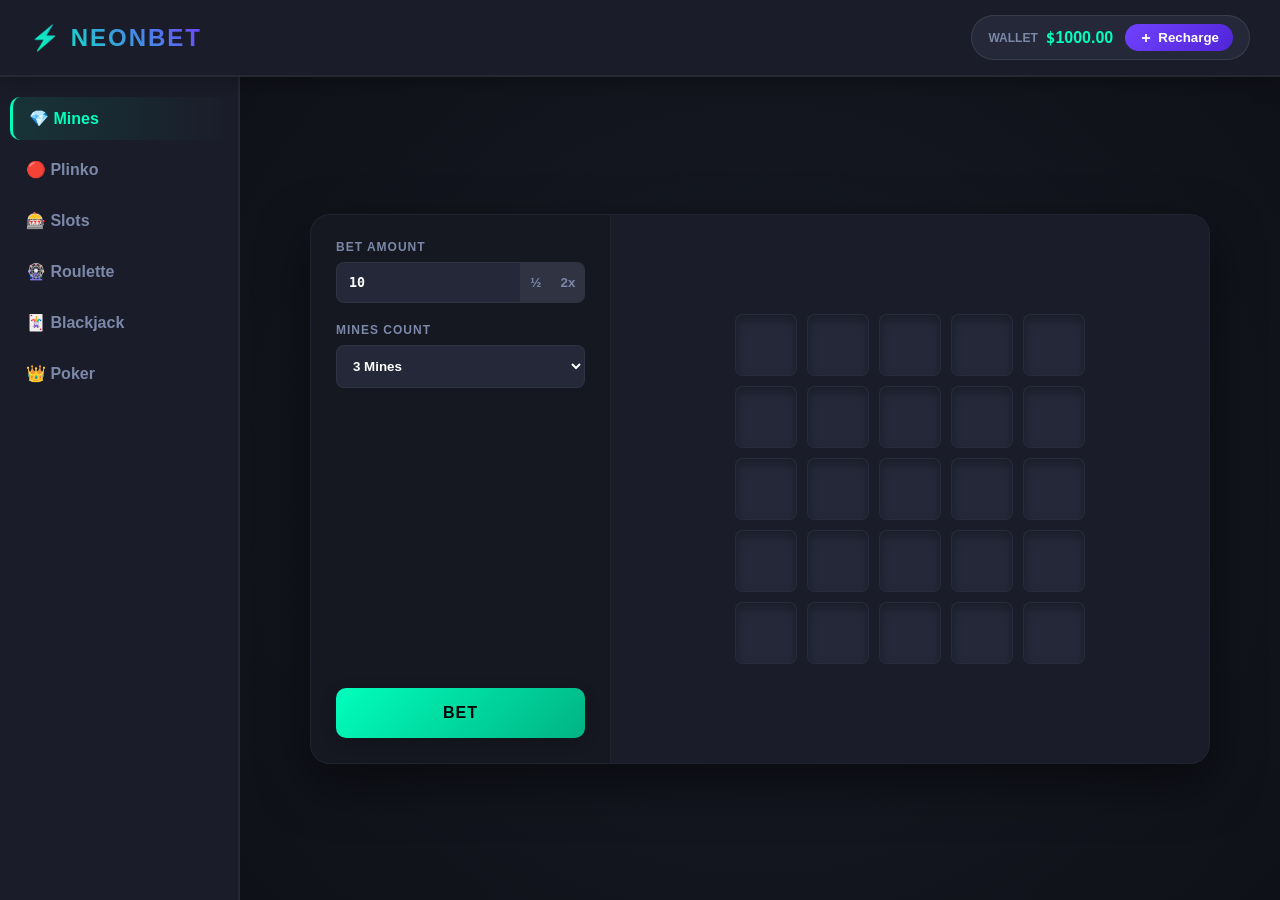
<file: Jannis/Gambling/index.html>
<!DOCTYPE html>
<html lang="en">
<head>
    <meta charset="UTF-8">
    <meta name="viewport" content="width=device-width, initial-scale=1.0">
    <title>NEONBET - Premium Casino Experience</title>
    <style>
        :root {
            --bg-dark: #0f1118;
            --bg-card: #1a1d29;
            --bg-input: #242838;
            --accent: #00ffbc;
            --accent-hover: #00e6a9;
            --purple: #7042ff;
            --danger: #ff4a6b;
            --text-main: #f5f6f9;
            --text-muted: #7b88a8;
            --gold: #ffd700;
        }

        * {
            box-sizing: border-box;
            margin: 0;
            padding: 0;
            font-family: 'Segoe UI', Roboto, Helvetica, Arial, sans-serif;
            user-select: none;
        }

        body {
            background-color: var(--bg-dark);
            color: var(--text-main);
            display: flex;
            flex-direction: column;
            height: 100vh;
            overflow: hidden;
        }

        /* Header Styles */
        header {
            background-color: var(--bg-card);
            padding: 15px 30px;
            display: flex;
            justify-content: space-between;
            align-items: center;
            border-bottom: 2px solid rgba(255, 255, 255, 0.05);
            box-shadow: 0 4px 20px rgba(0,0,0,0.3);
            z-index: 10;
        }

        .logo {
            font-size: 24px;
            font-weight: 800;
            letter-spacing: 2px;
            background: linear-gradient(45deg, var(--accent), var(--purple));
            -webkit-background-clip: text;
            -webkit-text-fill-color: transparent;
            text-transform: uppercase;
        }

        .balance-container {
            display: flex;
            align-items: center;
            background-color: var(--bg-input);
            padding: 8px 16px;
            border-radius: 99px;
            border: 1px solid rgba(255,255,255,0.1);
        }

        .balance-label {
            color: var(--text-muted);
            font-size: 12px;
            font-weight: 600;
            margin-right: 8px;
            text-transform: uppercase;
        }

        .balance-amount {
            font-weight: 700;
            color: var(--accent);
            margin-right: 12px;
            font-family: monospace;
            font-size: 16px;
        }

        .btn-recharge {
            background: linear-gradient(135deg, var(--purple), #5024d6);
            color: white;
            border: none;
            padding: 6px 14px;
            border-radius: 99px;
            font-weight: 600;
            cursor: pointer;
            transition: transform 0.2s, box-shadow 0.2s;
            display: flex;
            align-items: center;
            gap: 5px;
        }

        .btn-recharge:hover {
            transform: scale(1.05);
            box-shadow: 0 0 15px rgba(112, 66, 255, 0.4);
        }

        .btn-recharge:active {
            transform: scale(0.95);
        }

        /* Main Layout */
        .main-container {
            display: flex;
            flex: 1;
            overflow: hidden;
        }

        /* Sidebar Navigation */
        nav {
            width: 240px;
            background-color: var(--bg-card);
            padding: 20px 10px;
            display: flex;
            flex-direction: column;
            gap: 8px;
            border-right: 2px solid rgba(255, 255, 255, 0.05);
        }

        .nav-item {
            display: flex;
            align-items: center;
            padding: 12px 16px;
            color: var(--text-muted);
            border-radius: 10px;
            cursor: pointer;
            font-weight: 600;
            transition: all 0.2s ease;
            gap: 12px;
        }

        .nav-item:hover {
            background-color: rgba(255, 255, 255, 0.03);
            color: var(--text-main);
        }

        .nav-item.active {
            background: linear-gradient(90deg, rgba(0, 255, 188, 0.1) 0%, rgba(0,0,0,0) 100%);
            color: var(--accent);
            border-left: 3px solid var(--accent);
        }

        /* Game Viewport */
        .game-viewport {
            flex: 1;
            padding: 30px;
            overflow-y: auto;
            display: flex;
            justify-content: center;
            align-items: center;
            background: radial-gradient(circle at 50% 50%, #171b26 0%, #0f1118 100%);
        }

        .game-card {
            width: 100%;
            max-width: 900px;
            background-color: var(--bg-card);
            border-radius: 20px;
            display: grid;
            grid-template-columns: 300px 1fr;
            overflow: hidden;
            box-shadow: 0 20px 50px rgba(0,0,0,0.5);
            border: 1px solid rgba(255,255,255,0.03);
            height: 550px;
        }

        /* Game Sidebar Control Panel */
        .game-controls {
            background-color: #151821;
            padding: 25px;
            display: flex;
            flex-direction: column;
            justify-content: space-between;
            border-right: 1px solid rgba(255,255,255,0.05);
        }

        .input-group {
            margin-bottom: 20px;
        }

        .input-group label {
            display: block;
            color: var(--text-muted);
            font-size: 12px;
            font-weight: 700;
            margin-bottom: 8px;
            text-transform: uppercase;
            letter-spacing: 1px;
        }

        .bet-input-wrapper {
            position: relative;
            display: flex;
            background-color: var(--bg-input);
            border-radius: 8px;
            border: 1px solid rgba(255,255,255,0.05);
            overflow: hidden;
        }

        .bet-input-wrapper input {
            width: 100%;
            background: none;
            border: none;
            padding: 12px;
            color: white;
            font-weight: 700;
            outline: none;
            font-family: monospace;
        }

        .bet-btn-mod {
            background-color: rgba(255,255,255,0.05);
            border: none;
            color: var(--text-muted);
            width: 45px;
            cursor: pointer;
            font-weight: 600;
            transition: background 0.2s;
        }

        .bet-btn-mod:hover {
            background-color: rgba(255,255,255,0.1);
            color: white;
        }

        .btn-action {
            width: 100%;
            padding: 16px;
            border-radius: 10px;
            border: none;
            font-size: 16px;
            font-weight: 700;
            cursor: pointer;
            transition: all 0.2s;
            text-transform: uppercase;
            letter-spacing: 1px;
            box-shadow: 0 4px 15px rgba(0,0,0,0.2);
        }

        .btn-primary {
            background: linear-gradient(135deg, var(--accent), #00b384);
            color: #050508;
        }

        .btn-primary:hover {
            transform: translateY(-2px);
            box-shadow: 0 6px 20px rgba(0, 255, 188, 0.3);
        }

        .btn-primary:active { transform: translateY(0); }

        /* Game Display Window */
        .game-display {
            padding: 30px;
            display: flex;
            justify-content: center;
            align-items: center;
            position: relative;
            background-color: var(--bg-card);
            overflow: hidden;
        }

        /* --- GAME SPECIFIC STYLES --- */
        /* Mines */
        .mines-grid {
            display: grid;
            grid-template-columns: repeat(5, 1fr);
            gap: 10px;
            width: 350px;
            height: 350px;
        }

        .mine-tile {
            background-color: var(--bg-input);
            border-radius: 8px;
            cursor: pointer;
            transition: all 0.2s cubic-bezier(0.175, 0.885, 0.32, 1.275);
            display: flex;
            justify-content: center;
            align-items: center;
            font-size: 24px;
            border: 1px solid rgba(255,255,255,0.02);
            box-shadow: inset 0 4px 10px rgba(0,0,0,0.3);
        }

        .mine-tile:hover {
            background-color: #2e3347;
            transform: scale(1.05);
        }

        .mine-tile.revealed-gem {
            background: radial-gradient(circle, #00ffbc 0%, #004d38 100%);
            box-shadow: 0 0 15px var(--accent);
            transform: scale(0.95);
        }

        .mine-tile.revealed-bomb {
            background: radial-gradient(circle, var(--danger) 0%, #4d0011 100%);
            box-shadow: 0 0 15px var(--danger);
            animation: shake 0.3s linear;
        }

        /* Plinko Canvas */
        #plinko-canvas {
            background-color: #11141c;
            border-radius: 12px;
            box-shadow: inset 0 0 20px rgba(0,0,0,0.6);
        }

        /* Slots */
        .slots-container {
            display: flex;
            gap: 15px;
            padding: 20px;
            background-color: #11141c;
            border-radius: 15px;
            border: 4px solid #282d3d;
        }

        .slot-reel {
            width: 80px;
            height: 120px;
            background-color: var(--bg-card);
            border-radius: 8px;
            font-size: 50px;
            display: flex;
            justify-content: center;
            align-items: center;
            overflow: hidden;
            border: 2px solid rgba(255,255,255,0.05);
            box-shadow: inset 0 0 15px rgba(0,0,0,0.8);
        }

        .reel-spin {
            animation: reelAnimate 0.1s infinite linear;
        }

        /* Roulette Visual Wrapper */
        .roulette-wrapper {
            position: relative;
            display: flex;
            flex-direction: column;
            align-items: center;
            gap: 15px;
        }

        .roulette-pin {
            position: absolute;
            top: -8px;
            left: 50%;
            transform: translateX(-50%);
            width: 0;
            height: 0;
            border-left: 12px solid transparent;
            border-right: 12px solid transparent;
            border-top: 20px solid var(--gold);
            filter: drop-shadow(0 2px 5px rgba(0,0,0,0.5));
            z-index: 5;
        }

        #roulette-canvas {
            background-color: transparent;
            border-radius: 50%;
            box-shadow: 0 10px 30px rgba(0,0,0,0.6), inset 0 0 20px rgba(0,0,0,0.6);
        }

        /* Generic Stub Placeholder View */
        .stub-message {
            text-align: center;
            color: var(--text-muted);
        }
        .stub-message h3 { color: white; margin-bottom: 10px; font-size: 24px; }
        .stub-icon { font-size: 60px; margin-bottom: 15px; display: block; animation: float 3s ease-in-out infinite; }

        /* Animations */
        @keyframes shake {
            0%, 100% { transform: translateX(0); }
            20%, 60% { transform: translateX(-6px); }
            40%, 80% { transform: translateX(6px); }
        }

        @keyframes float {
            0%, 100% { transform: translateY(0); }
            50% { transform: translateY(-10px); }
        }

        @keyframes reelAnimate {
            0% { transform: translateY(-20px); opacity: 0.5; }
            100% { transform: translateY(20px); opacity: 0.5; }
        }

        .win-flash {
            animation: flashGreen 0.6s ease-out;
        }
        @keyframes flashGreen {
            0% { background-color: rgba(0, 255, 188, 0.2); }
            100% { background-color: transparent; }
        }

        /* Dropdown custom */
        select.custom-select {
            width: 100%;
            background-color: var(--bg-input);
            border: 1px solid rgba(255,255,255,0.05);
            padding: 12px;
            border-radius: 8px;
            color: white;
            outline: none;
            font-weight: 600;
            cursor: pointer;
        }

        /* Utility Hidden State */
        .hidden { display: none !important; }
    </style>
</head>
<body>

    <!-- Top Navigation Header -->
    <header>
        <div class="logo">⚡ NEONBET</div>
        <div class="balance-container">
            <span class="balance-label">Wallet</span>
            <span class="balance-amount">$<span id="user-balance">1000.00</span></span>
            <button class="btn-recharge" onclick="rechargeCredits()">
                <svg width="14" height="14" viewBox="0 0 24 24" fill="none" stroke="currentColor" stroke-width="3"><line x1="12" y1="5" x2="12" y2="19"></line><line x1="5" y1="12" x2="19" y2="12"></line></svg>
                Recharge
            </button>
        </div>
    </header>

    <!-- App Shell Frame -->
    <div class="main-container">
        
        <!-- Sidebar Navigation Elements -->
        <nav>
            <div class="nav-item active" onclick="switchGame('mines', this)">💎 Mines</div>
            <div class="nav-item" onclick="switchGame('plinko', this)">🔴 Plinko</div>
            <div class="nav-item" onclick="switchGame('slots', this)">🎰 Slots</div>
            <div class="nav-item" onclick="switchGame('roulette', this)">🎡 Roulette</div>
            <div class="nav-item" onclick="switchGame('blackjack', this)">🃏 Blackjack</div>
            <div class="nav-item" onclick="switchGame('poker', this)">👑 Poker</div>
        </nav>

        <!-- Main Workspace Area -->
        <div class="game-viewport">

            <!-- ================= MINES GAME CONTAINER ================= -->
            <div id="game-mines" class="game-card">
                <div class="game-controls">
                    <div>
                        <div class="input-group">
                            <label>Bet Amount</label>
                            <div class="bet-input-wrapper">
                                <input type="number" id="mines-bet" value="10" min="1">
                                <button class="bet-btn-mod" onclick="modBet('mines', 0.5)">½</button>
                                <button class="bet-btn-mod" onclick="modBet('mines', 2)">2x</button>
                            </div>
                        </div>
                        <div class="input-group">
                            <label>Mines Count</label>
                            <select id="mines-count" class="custom-select">
                                <option value="3" selected>3 Mines</option>
                                <option value="5">5 Mines</option>
                                <option value="10">10 Mines</option>
                                <option value="24">24 Mines (Extreme)</option>
                            </select>
                        </div>
                    </div>
                    <button class="btn-action btn-primary" id="mines-action-btn" onclick="handleMinesAction()">Bet</button>
                </div>
                <div class="game-display" id="mines-display-pane">
                    <div class="mines-grid" id="mines-grid-board"></div>
                </div>
            </div>

            <!-- ================= PLINKO GAME CONTAINER ================= -->
            <div id="game-plinko" class="game-card hidden">
                <div class="game-controls">
                    <div>
                        <div class="input-group">
                            <label>Bet Amount</label>
                            <div class="bet-input-wrapper">
                                <input type="number" id="plinko-bet" value="10" min="1">
                                <button class="bet-btn-mod" onclick="modBet('plinko', 0.5)">½</button>
                                <button class="bet-btn-mod" onclick="modBet('plinko', 2)">2x</button>
                            </div>
                        </div>
                        <div class="input-group">
                            <label>Risk Multiplier</label>
                            <select id="plinko-risk" class="custom-select">
                                <option value="low">Low Risk</option>
                                <option value="medium" selected>Medium Risk</option>
                                <option value="high">High Risk</option>
                            </select>
                        </div>
                    </div>
                    <button class="btn-action btn-primary" onclick="dropPlinkoBall()">Drop Ball</button>
                </div>
                <div class="game-display">
                    <canvas id="plinko-canvas" width="400" height="480"></canvas>
                </div>
            </div>

            <!-- ================= SLOTS GAME CONTAINER ================= -->
            <div id="game-slots" class="game-card hidden">
                <div class="game-controls">
                    <div>
                        <div class="input-group">
                            <label>Bet Amount</label>
                            <div class="bet-input-wrapper">
                                <input type="number" id="slots-bet" value="10" min="1">
                                <button class="bet-btn-mod" onclick="modBet('slots', 0.5)">½</button>
                                <button class="bet-btn-mod" onclick="modBet('slots', 2)">2x</button>
                            </div>
                        </div>
                    </div>
                    <button class="btn-action btn-primary" onclick="spinSlotsGame()">Spin</button>
                </div>
                <div class="game-display" id="slots-display-pane">
                    <div class="slots-container">
                        <div class="slot-reel" id="reel1">💎</div>
                        <div class="slot-reel" id="reel2">💎</div>
                        <div class="slot-reel" id="reel3">💎</div>
                    </div>
                </div>
            </div>

            <!-- ================= ROULETTE CONTAINER ================= -->
            <div id="game-roulette" class="game-card hidden">
                <div class="game-controls">
                    <div>
                        <div class="input-group">
                            <label>Bet Amount</label>
                            <div class="bet-input-wrapper">
                                <input type="number" id="roulette-bet" value="10" min="1">
                                <button class="bet-btn-mod" onclick="modBet('roulette', 0.5)">½</button>
                                <button class="bet-btn-mod" onclick="modBet('roulette', 2)">2x</button>
                            </div>
                        </div>
                        <div class="input-group">
                            <label>Bet On</label>
                            <select id="roulette-target" class="custom-select">
                                <option value="red">🔴 Red (2x)</option>
                                <option value="black">⚫ Black (2x)</option>
                                <option value="green">🟢 Green (14x)</option>
                            </select>
                        </div>
                    </div>
                    <button class="btn-action btn-primary" id="roulette-spin-btn" onclick="playRoulette()">Spin Wheel</button>
                </div>
                <div class="game-display" id="roulette-display-pane">
                    <div class="roulette-wrapper">
                        <div class="roulette-pin"></div>
                        <canvas id="roulette-canvas" width="340" height="340"></canvas>
                        <div id="roulette-outcome" style="font-size:18px; font-weight:700; color:var(--text-muted); min-height: 24px; text-align: center;">Place bet and Spin!</div>
                    </div>
                </div>
            </div>

            <!-- ================= BLACKJACK CONTAINER ================= -->
            <div id="game-blackjack" class="game-card hidden">
                <div class="game-controls">
                    <div>
                        <div class="input-group">
                            <label>Bet Amount</label>
                            <div class="bet-input-wrapper">
                                <input type="number" id="bj-bet" value="10" min="1">
                            </div>
                        </div>
                    </div>
                    <button class="btn-action btn-primary" onclick="playBlackjack()">Deal Hand</button>
                </div>
                <div class="game-display">
                    <div class="stub-message">
                        <span class="stub-icon">🃏</span>
                        <h3>Blackjack Table</h3>
                        <div id="bj-outcome" style="font-size:18px; color:var(--text-muted)">Place bet to deal simplified outcome against dealer.</div>
                    </div>
                </div>
            </div>

            <!-- ================= POKER CONTAINER ================= -->
            <div id="game-poker" class="game-card hidden">
                <div class="game-controls">
                    <div>
                        <div class="input-group">
                            <label>Bet Amount</label>
                            <div class="bet-input-wrapper">
                                <input type="number" id="poker-bet" value="10" min="1">
                            </div>
                        </div>
                    </div>
                    <button class="btn-action btn-primary" onclick="playPoker()">Draw Hand</button>
                </div>
                <div class="game-display">
                    <div class="stub-message">
                        <span class="stub-icon">👑</span>
                        <h3>Video Poker</h3>
                        <div id="poker-outcome" style="font-size:18px; color:var(--text-muted)">Draw high combinations to win maximum multiplier returns.</div>
                    </div>
                </div>
            </div>

        </div>
    </div>

    <script>
        // --- GLOBAL APP ENGINE CONFIG ---
        let balance = parseFloat(localStorage.getItem('neonbet_balance')) || 1000.00;
        
        const AudioFX = {
            ctx: null,
            init() {
                if (!this.ctx) {
                    this.ctx = new (window.AudioContext || window.webkitAudioContext)();
                }
            },
            playTick() {
                this.init();
                let osc = this.ctx.createOscillator();
                let gain = this.ctx.createGain();
                osc.type = 'sine';
                osc.frequency.setValueAtTime(600, this.ctx.currentTime);
                gain.gain.setValueAtTime(0.05, this.ctx.currentTime);
                gain.gain.exponentialRampToValueAtTime(0.0001, this.ctx.currentTime + 0.05);
                osc.connect(gain);
                gain.connect(this.ctx.destination);
                osc.start();
                osc.stop(this.ctx.currentTime + 0.05);
            },
            playWin() {
                this.init();
                let now = this.ctx.currentTime;
                [440, 554, 659, 880].forEach((freq, idx) => {
                    let osc = this.ctx.createOscillator();
                    let gain = this.ctx.createGain();
                    osc.type = 'triangle';
                    osc.frequency.setValueAtTime(freq, now + (idx * 0.08));
                    gain.gain.setValueAtTime(0.15, now + (idx * 0.08));
                    gain.gain.exponentialRampToValueAtTime(0.0001, now + (idx * 0.08) + 0.3);
                    osc.connect(gain);
                    gain.connect(this.ctx.destination);
                    osc.start(now + (idx * 0.08));
                    osc.stop(now + (idx * 0.08) + 0.3);
                });
            },
            playLose() {
                this.init();
                let osc = this.ctx.createOscillator();
                let gain = this.ctx.createGain();
                osc.type = 'sawtooth';
                osc.frequency.setValueAtTime(180, this.ctx.currentTime);
                osc.frequency.linearRampToValueAtTime(80, this.ctx.currentTime + 0.3);
                gain.gain.setValueAtTime(0.2, this.ctx.currentTime);
                gain.gain.exponentialRampToValueAtTime(0.0001, this.ctx.currentTime + 0.3);
                osc.connect(gain);
                gain.connect(this.ctx.destination);
                osc.start();
                osc.stop(this.ctx.currentTime + 0.3);
            },
            playRecharge() {
                this.init();
                let now = this.ctx.currentTime;
                for(let i=0; i<6; i++) {
                    let osc = this.ctx.createOscillator();
                    let gain = this.ctx.createGain();
                    osc.frequency.setValueAtTime(500 + (i * 150), now + (i * 0.05));
                    gain.gain.setValueAtTime(0.1, now + (i * 0.05));
                    gain.gain.exponentialRampToValueAtTime(0.001, now + (i * 0.05) + 0.15);
                    osc.connect(gain);
                    gain.connect(this.ctx.destination);
                    osc.start(now + (i * 0.05));
                    osc.stop(now + (i * 0.05) + 0.15);
                }
            }
        };

        function updateBalanceDisplay() {
            document.getElementById('user-balance').innerText = balance.toFixed(2);
            localStorage.setItem('neonbet_balance', balance);
        }

        function rechargeCredits() {
            balance += 500.00;
            updateBalanceDisplay();
            AudioFX.playRecharge();
            
            const balContainer = document.querySelector('.balance-container');
            balContainer.classList.add('win-flash');
            setTimeout(() => balContainer.classList.remove('win-flash'), 600);
        }

        function modBet(prefix, scale) {
            AudioFX.playTick();
            let input = document.getElementById(`${prefix}-bet`);
            if(input) {
                let current = parseFloat(input.value) || 10;
                input.value = Math.max(1, Math.round(current * scale));
            }
        }

        function switchGame(gameId, el) {
            AudioFX.playTick();
            document.querySelectorAll('.game-card').forEach(card => card.classList.add('hidden'));
            document.querySelectorAll('.nav-item').forEach(item => item.classList.remove('active'));
            
            document.getElementById(`game-${gameId}`).classList.remove('hidden');
            el.classList.add('active');

            if(gameId === 'plinko') initPlinkoCanvas();
            if(gameId === 'roulette') drawStaticRoulette();
        }

        // --- GAME SYSTEM: MINES ENGINE ---
        let minesActive = false;
        let minesState = { grid: [], minesCount: 3, bet: 0, revealedCount: 0, multiplier: 1.00 };

        function buildMinesBoard() {
            const container = document.getElementById('mines-grid-board');
            container.innerHTML = '';
            for (let i = 0; i < 25; i++) {
                let tile = document.createElement('div');
                tile.className = 'mine-tile';
                tile.dataset.index = i;
                tile.addEventListener('click', () => clickMineTile(i));
                container.appendChild(tile);
            }
        }

        function handleMinesAction() {
            const actionBtn = document.getElementById('mines-action-btn');
            let betVal = parseFloat(document.getElementById('mines-bet').value);

            if (!minesActive) {
                if (betVal > balance || betVal <= 0) return alert("Invalid balance or entry stake!");
                balance -= betVal;
                updateBalanceDisplay();

                minesActive = true;
                minesState.bet = betVal;
                minesState.minesCount = parseInt(document.getElementById('mines-count').value);
                minesState.revealedCount = 0;
                minesState.multiplier = 1.05; 
                
                minesState.grid = Array(25).fill('gem');
                let placed = 0;
                while (placed < minesState.minesCount) {
                    let randIdx = Math.floor(Math.random() * 25);
                    if (minesState.grid[randIdx] !== 'bomb') {
                        minesState.grid[randIdx] = 'bomb';
                        placed++;
                    }
                }

                buildMinesBoard();
                actionBtn.innerText = 'Cash Out ($' + (minesState.bet * minesState.multiplier).toFixed(2) + ')';
                actionBtn.style.background = 'linear-gradient(135deg, var(--purple), #5024d6)';
                actionBtn.style.color = 'white';
            } else {
                let payout = minesState.bet * minesState.multiplier;
                balance += payout;
                updateBalanceDisplay();
                AudioFX.playWin();
                document.getElementById('mines-display-pane').classList.add('win-flash');
                setTimeout(() => document.getElementById('mines-display-pane').classList.remove('win-flash'), 600);
                resetMinesGame(true);
            }
        }

        function clickMineTile(idx) {
            if (!minesActive) return;
            let tile = document.querySelector(`[data-index='${idx}']`);
            if (tile.classList.contains('revealed-gem') || tile.classList.contains('revealed-bomb')) return;

            if (minesState.grid[idx] === 'bomb') {
                tile.classList.add('revealed-bomb');
                tile.innerText = '💣';
                AudioFX.playLose();
                revealAllMines();
                resetMinesGame(false);
            } else {
                tile.classList.add('revealed-gem');
                tile.innerText = '💎';
                AudioFX.playTick();
                minesState.revealedCount++;
                minesState.multiplier += (0.15 * (minesState.minesCount / 2));
                const actionBtn = document.getElementById('mines-action-btn');
                actionBtn.innerText = 'Cash Out ($' + (minesState.bet * minesState.multiplier).toFixed(2) + ')';
            }
        }

        function revealAllMines() {
            minesState.grid.forEach((type, idx) => {
                let tile = document.querySelector(`[data-index='${idx}']`);
                if (type === 'bomb') { tile.classList.add('revealed-bomb'); tile.innerText = '💣'; }
                else { tile.innerText = '💎'; }
            });
        }

        function resetMinesGame(won) {
            minesActive = false;
            const actionBtn = document.getElementById('mines-action-btn');
            actionBtn.innerText = 'Bet';
            actionBtn.style.background = 'linear-gradient(135deg, var(--accent), #00b384)';
            actionBtn.style.color = '#050508';
        }

        // --- GAME SYSTEM: PLINKO PHYSICS ENGINE ---
        let plinkoCanvas, plinkoCtx;
        let plinkoBalls = [];
        let plinkoPegs = [];
        const plinkoRows = 9;

        function initPlinkoCanvas() {
            plinkoCanvas = document.getElementById('plinko-canvas');
            plinkoCtx = plinkoCanvas.getContext('2d');
            plinkoPegs = [];
            let startY = 60;
            let rowSpacing = 38;
            for (let r = 3; r <= plinkoRows + 3; r++) {
                let count = r;
                let pitchX = 30;
                let startX = (plinkoCanvas.width / 2) - ((count - 1) * pitchX / 2);
                for (let c = 0; c < count; c++) {
                    plinkoPegs.push({ x: startX + (c * pitchX), y: startY + ((r - 3) * rowSpacing), radius: 3.5 });
                }
            }
            if(!window.plinkoLoopActive) {
                window.plinkoLoopActive = true;
                animatePlinko();
            }
        }

        function dropPlinkoBall() {
            let betVal = parseFloat(document.getElementById('plinko-bet').value);
            if (betVal > balance || betVal <= 0) return alert("Invalid Entry stake balance!");
            balance -= betVal;
            updateBalanceDisplay();
            AudioFX.playTick();

            plinkoBalls.push({
                x: plinkoCanvas.width / 2 + (Math.random() * 10 - 5),
                y: 20, vx: 0, vy: 0, radius: 6, gravity: 0.18, bounce: 0.4, bet: betVal
            });
        }

        function animatePlinko() {
            plinkoCtx.clearRect(0, 0, plinkoCanvas.width, plinkoCanvas.height);
            plinkoCtx.fillStyle = '#4e5670';
            plinkoPegs.forEach(peg => {
                plinkoCtx.beginPath(); plinkoCtx.arc(peg.x, peg.y, peg.radius, 0, Math.PI * 2); plinkoCtx.fill();
            });

            let bucketWidth = plinkoCanvas.width / 7;
            let mults = [2.5, 1.2, 0.7, 0.4, 0.7, 1.2, 2.5];
            let colors = ['#ff4a6b', '#ff9f43', '#10ac84', '#2e86de', '#10ac84', '#ff9f43', '#ff4a6b'];
            
            for(let i=0; i<7; i++) {
                plinkoCtx.fillStyle = colors[i];
                plinkoCtx.fillRect(i * bucketWidth + 2, plinkoCanvas.height - 25, bucketWidth - 4, 20);
                plinkoCtx.fillStyle = '#fff'; plinkoCtx.font = 'bold 11px sans-serif'; plinkoCtx.textAlign = 'center';
                plinkoCtx.fillText(mults[i] + 'x', i * bucketWidth + (bucketWidth/2), plinkoCanvas.height - 11);
            }

            for (let i = plinkoBalls.length - 1; i >= 0; i--) {
                let ball = plinkoBalls[i];
                ball.vy += ball.gravity; ball.x += ball.vx; ball.y += ball.vy;

                if (ball.x - ball.radius < 0 || ball.x + ball.radius > plinkoCanvas.width) {
                    ball.vx *= -1; ball.x = ball.x < plinkoCanvas.width / 2 ? ball.radius : plinkoCanvas.width - ball.radius;
                }

                plinkoPegs.forEach(peg => {
                    let dx = ball.x - peg.x; let dy = ball.y - peg.y; let dist = Math.sqrt(dx * dx + dy * dy);
                    if (dist < ball.radius + peg.radius) {
                        let angle = Math.atan2(dy, dx);
                        ball.x = peg.x + (ball.radius + peg.radius) * Math.cos(angle);
                        ball.y = peg.y + (ball.radius + peg.radius) * Math.sin(angle);
                        let speed = Math.sqrt(ball.vx * ball.vx + ball.vy * ball.vy);
                        ball.vx = Math.cos(angle) * speed * ball.bounce + (Math.random() * 0.4 - 0.2);
                        ball.vy = Math.sin(angle) * speed * ball.bounce;
                        AudioFX.playTick();
                    }
                });

                if (ball.y + ball.radius >= plinkoCanvas.height - 25) {
                    let landingBucketIdx = Math.floor(ball.x / bucketWidth);
                    landingBucketIdx = Math.max(0, Math.min(6, landingBucketIdx));
                    let payoutMult = mults[landingBucketIdx];
                    balance += ball.bet * payoutMult;
                    updateBalanceDisplay();
                    if(payoutMult >= 1) AudioFX.playWin(); else AudioFX.playLose();
                    plinkoBalls.splice(i, 1);
                    continue;
                }

                plinkoCtx.fillStyle = 'var(--accent)'; plinkoCtx.beginPath(); plinkoCtx.arc(ball.x, ball.y, ball.radius, 0, Math.PI * 2); plinkoCtx.fill();
            }
            requestAnimationFrame(animatePlinko);
        }

        // --- GAME SYSTEM: SLOTS ENGINE ---
        const slotSymbols = ['🍒', '🍋', '🍇', '💎', '7️⃣', '👑'];
        function spinSlotsGame() {
            let betVal = parseFloat(document.getElementById('slots-bet').value);
            if (betVal > balance || betVal <= 0) return alert("Invalid stake entry parameters!");
            balance -= betVal;
            updateBalanceDisplay();

            let r1 = document.getElementById('reel1');
            let r2 = document.getElementById('reel2');
            let r3 = document.getElementById('reel3');

            r1.classList.add('reel-spin'); r2.classList.add('reel-spin'); r3.classList.add('reel-spin');

            setTimeout(() => { r1.classList.remove('reel-spin'); r1.innerText = slotSymbols[Math.floor(Math.random()*6)]; AudioFX.playTick(); }, 400);
            setTimeout(() => { r2.classList.remove('reel-spin'); r2.innerText = slotSymbols[Math.floor(Math.random()*6)]; AudioFX.playTick(); }, 800);
            setTimeout(() => { 
                r3.classList.remove('reel-spin'); r3.innerText = slotSymbols[Math.floor(Math.random()*6)]; AudioFX.playTick();
                evaluateSlotsOutcome(betVal, r1.innerText, r2.innerText, r3.innerText);
            }, 1200);
        }

        function evaluateSlotsOutcome(bet, s1, s2, s3) {
            let displayPane = document.getElementById('slots-display-pane');
            if(s1 === s2 && s2 === s3) {
                let payout = bet * 10;
                if (s1 === '💎' || s1 === '👑') payout = bet * 25; 
                balance += payout; AudioFX.playWin();
                displayPane.classList.add('win-flash');
                setTimeout(() => displayPane.classList.remove('win-flash'), 600);
            } else if (s1 === s2 || s2 === s3 || s1 === s3) {
                balance += bet * 1.5; AudioFX.playWin();
            } else { AudioFX.playLose(); }
            updateBalanceDisplay();
        }

        // --- GAME SYSTEM: CASINO ROULETTE WHEEL ENGINE ---
        const rouletteWheelLayout = [
            { num: 0, color: 'green' }, { num: 32, color: 'red' }, { num: 15, color: 'black' },
            { num: 19, color: 'red' }, { num: 4, color: 'black' }, { num: 21, color: 'red' },
            { num: 2, color: 'black' }, { num: 25, color: 'red' }, { num: 17, color: 'black' },
            { num: 34, color: 'red' }, { num: 6, color: 'black' }, { num: 27, color: 'red' },
            { num: 13, color: 'black' }, { num: 36, color: 'red' }, { num: 11, color: 'black' },
            { num: 30, color: 'red' }, { num: 8, color: 'black' }, { num: 23, color: 'red' },
            { num: 10, color: 'black' }, { num: 5, color: 'red' }, { num: 24, color: 'black' },
            { num: 16, color: 'red' }, { num: 33, color: 'black' }, { num: 1, color: 'red' },
            { num: 20, color: 'black' }, { num: 14, color: 'red' }, { num: 31, color: 'black' },
            { num: 9, color: 'red' }, { num: 22, color: 'black' }, { num: 18, color: 'red' },
            { num: 29, color: 'black' }, { num: 7, color: 'red' }, { num: 28, color: 'black' },
            { num: 12, color: 'red' }, { num: 35, color: 'black' }, { num: 3, color: 'red' },
            { num: 26, color: 'black' }
        ];

        let rouletteAngle = 0;
        let rouletteSpeed = 0;
        let isRouletteSpinning = false;
        let lastTickSegment = -1;

        function drawStaticRoulette() {
            const canvas = document.getElementById('roulette-canvas');
            const ctx = canvas.getContext('2d');
            const cx = canvas.width / 2;
            const cy = canvas.height / 2;
            const radius = cx - 10;
            const sliceAngle = (Math.PI * 2) / 37;

            ctx.clearRect(0, 0, canvas.width, canvas.height);

            // Draw sectors
            rouletteWheelLayout.forEach((pocket, i) => {
                let currentAngle = rouletteAngle + (i * sliceAngle);
                ctx.beginPath();
                ctx.moveTo(cx, cy);
                ctx.arc(cx, cy, radius, currentAngle, currentAngle + sliceAngle);
                ctx.closePath();

                if (pocket.color === 'green') ctx.fillStyle = '#00ffbc';
                else if (pocket.color === 'red') ctx.fillStyle = '#ff4a6b';
                else ctx.fillStyle = '#11141c';
                ctx.fill();

                ctx.strokeStyle = 'rgba(255,255,255,0.08)';
                ctx.lineWidth = 1;
                ctx.stroke();

                // Render pocket string values
                ctx.save();
                ctx.translate(cx, cy);
                ctx.rotate(currentAngle + sliceAngle / 2);
                ctx.fillStyle = '#fff';
                ctx.font = 'bold 11px sans-serif';
                ctx.textAlign = 'right';
                ctx.fillText(pocket.num, radius - 12, 4);
                ctx.restore();
            });

            // Center golden decorative core ring
            ctx.beginPath(); ctx.arc(cx, cy, radius * 0.55, 0, Math.PI * 2); ctx.fillStyle = '#1a1d29'; ctx.fill();
            ctx.beginPath(); ctx.arc(cx, cy, radius * 0.55, 0, Math.PI * 2); ctx.strokeStyle = 'var(--gold)'; ctx.lineWidth = 2; ctx.stroke();
        }

        function playRoulette() {
            if (isRouletteSpinning) return;
            let bet = parseFloat(document.getElementById('roulette-bet').value);
            if (bet > balance || bet <= 0) return alert("Invalid Bet Parameters!");

            balance -= bet;
            updateBalanceDisplay();

            isRouletteSpinning = true;
            document.getElementById('roulette-spin-btn').disabled = true;
            document.getElementById('roulette-outcome').innerText = "Spinning...";
            document.getElementById('roulette-outcome').style.color = "var(--text-muted)";

            // High initial kinetic energy velocity values
            rouletteSpeed = Math.random() * 0.2 + 0.4;
            animateRouletteWheel(bet);
        }

        function animateRouletteWheel(bet) {
            rouletteAngle += rouletteSpeed;
            rouletteSpeed *= 0.985; // Drag friction modifier updates

            // Play procedural physics node passing clicks
            let currentSegment = Math.floor((-rouletteAngle - Math.PI/2) / ((Math.PI * 2) / 37)) % 37;
            if (currentSegment < 0) currentSegment += 37;
            if (currentSegment !== lastTickSegment) {
                AudioFX.playTick();
                lastTickSegment = currentSegment;
            }

            drawStaticRoulette();

            if (rouletteSpeed > 0.0015) {
                requestAnimationFrame(() => animateRouletteWheel(bet));
            } else {
                finalizeRouletteOutcome(bet);
            }
        }

        function finalizeRouletteOutcome(bet) {
            isRouletteSpinning = false;
            document.getElementById('roulette-spin-btn').disabled = false;

            const sliceAngle = (Math.PI * 2) / 37;
            // Normalize stopping orientation calculations matching the upper reference index point indicator
            let normalizedAngle = (3 * Math.PI / 2 - rouletteAngle) % (Math.PI * 2);
            if (normalizedAngle < 0) normalizedAngle += Math.PI * 2;

            let winningIndex = Math.floor(normalizedAngle / sliceAngle) % 37;
            let resultPocket = rouletteWheelLayout[winningIndex];

            let target = document.getElementById('roulette-target').value;
            let txt = document.getElementById('roulette-outcome');
            let colorEmoji = resultPocket.color === 'red' ? '🔴' : resultPocket.color === 'black' ? '⚫' : '🟢';

            if (resultPocket.color === target) {
                let mult = target === 'green' ? 14 : 2;
                balance += (bet * mult);
                txt.innerText = `Landed on ${colorEmoji} ${resultPocket.num} - You Won $${(bet * mult).toFixed(2)}!`;
                txt.style.color = "var(--accent)";
                AudioFX.playWin();
                document.getElementById('roulette-display-pane').classList.add('win-flash');
                setTimeout(() => document.getElementById('roulette-display-pane').classList.remove('win-flash'), 600);
            } else {
                txt.innerText = `Landed on ${colorEmoji} ${resultPocket.num} - Better luck next time!`;
                txt.style.color = "var(--danger)";
                AudioFX.playLose();
            }
            updateBalanceDisplay();
        }

        // --- MINI-SIMULATIONS ---
        function playBlackjack() {
            let bet = parseFloat(document.getElementById('bj-bet').value);
            if(bet > balance || bet <=0) return alert("Invalid Bet");
            balance -= bet; updateBalanceDisplay();
            
            let pScore = Math.floor(Math.random()*11) + 11; 
            let dScore = Math.floor(Math.random()*10) + 12; 
            let txt = document.getElementById('bj-outcome');
            
            if(pScore > 21) {
                txt.innerText = `You Busted with ${pScore}! Dealer wins.`; AudioFX.playLose();
            } else if (dScore > 21 || pScore > dScore) {
                balance += bet * 2; txt.innerText = `You: ${pScore} | Dealer: ${dScore}. Win!`; AudioFX.playWin();
            } else if (pScore === dScore) {
                balance += bet; txt.innerText = `Push tie! Both scored ${pScore}.`;
            } else {
                txt.innerText = `Dealer wins! You: ${pScore} vs Dealer: ${dScore}.`; AudioFX.playLose();
            }
            updateBalanceDisplay();
        }

        function playPoker() {
            let bet = parseFloat(document.getElementById('poker-bet').value);
            if(bet > balance || bet <=0) return alert("Invalid Bet");
            balance -= bet; updateBalanceDisplay();
            
            let hands = ['High Card (0x)', 'Pair (1x)', 'Two Pair (2x)', 'Three of a Kind (3x)', 'Flush (5x)', 'Full House (8x)', 'Royal Flush (50x)'];
            let weights = [0, 0, 1, 1, 2, 3, 4, 5, 6]; 
            let drawnIdx = weights[Math.floor(Math.random()*weights.length)];
            let resultText = hands[drawnIdx];
            let txt = document.getElementById('poker-outcome');
            
            let mults = [0, 1, 2, 3, 5, 8, 50];
            if(mults[drawnIdx] > 0) {
                balance += bet * mults[drawnIdx]; txt.innerText = `Drawn: ${resultText}. Payout credited!`; AudioFX.playWin();
            } else {
                txt.innerText = `Drawn: ${resultText}. Loose combination.`; AudioFX.playLose();
            }
            updateBalanceDisplay();
        }

        // Initialize state maps on loader activation
        buildMinesBoard();
        updateBalanceDisplay();
        drawStaticRoulette();
    </script>
</body>
</html>
</file>
<file: game/css/style.css>
:root {
  --bg: #ffffff;
  --surface: #f4f6fa;
  --surface-2: #eaeef5;
  --border: #e3e8ef;
  --text: #0f172a;
  --muted: #64748b;
  --blue: #2563eb;
  --blue-soft: #e8efff;
  --green: #16a34a;
  --green-soft: #dcfce7;
  --red: #dc2626;
  --red-soft: #fee2e2;
  --amber: #b45309;
  --amber-soft: #fef3c7;
  --c1: #2563eb; --c2: #7c3aed; --c3: #db2777; --c4: #f59e0b;
  --radius: 14px;
  --tabbar: 62px;
  --actionbar: 66px;
  --glass: rgba(255,255,255,.94);
  color-scheme: light;
}
@media (prefers-color-scheme: dark) {
  :root {
    --bg: #0b1020;
    --surface: #141a2c;
    --surface-2: #1c2338;
    --border: #252e47;
    --text: #e6eaf3;
    --muted: #8b95ad;
    --blue: #5b8cff;
    --blue-soft: #1a2647;
    --green: #34d399;
    --green-soft: #0f2e25;
    --red: #f87171;
    --red-soft: #3a1418;
    --amber: #fbbf24;
    --amber-soft: #3a2a0c;
    --c1: #5b8cff; --c2: #a78bfa; --c3: #f472b6; --c4: #fbbf24;
    --glass: rgba(11,16,32,.94);
    color-scheme: dark;
  }
}

* { box-sizing: border-box; -webkit-tap-highlight-color: transparent; }
html, body { margin: 0; background: var(--bg); color: var(--text); }
body {
  font: 16px/1.4 system-ui, -apple-system, "Segoe UI", Roboto, sans-serif;
  overflow-x: hidden;
  padding-bottom: calc(var(--tabbar) + var(--actionbar) + env(safe-area-inset-bottom));
}
button { font: inherit; color: inherit; }
code { font-size: 13px; }

/* Kopfzeile */
.top {
  position: sticky; top: 0; z-index: 10; background: var(--glass);
  backdrop-filter: blur(8px); border-bottom: 1px solid var(--border);
  padding: calc(8px + env(safe-area-inset-top)) 12px 8px 16px;
  display: flex; align-items: center; gap: 12px;
}
.top > div:first-child { flex: 1; min-width: 0; }
.top .money { font-size: 21px; font-weight: 700; font-variant-numeric: tabular-nums; }
.top .money.neg { color: var(--red); }
.top .delta { font-size: 13px; color: var(--muted); font-variant-numeric: tabular-nums; }
.top .delta.bad { color: var(--red); }
.top .date { text-align: right; font-size: 13px; color: var(--muted); }
.top .date b { display: block; color: var(--text); font-size: 15px; }
.top .gear { border: 0; background: var(--surface); border-radius: 12px; width: 42px; height: 42px; font-size: 19px; cursor: pointer; flex: none; }

main { padding: 12px 16px 24px; max-width: 640px; margin: 0 auto; }
h2 { font-size: 13px; text-transform: uppercase; letter-spacing: .06em; color: var(--muted); margin: 20px 4px 8px; font-weight: 600;
  display: flex; align-items: center; justify-content: space-between; gap: 8px; min-height: 24px; }
h2 .btn { text-transform: none; letter-spacing: 0; }
h2:first-child { margin-top: 4px; }

/* Karten */
.card { background: var(--bg); border: 1px solid var(--border); border-radius: var(--radius); padding: 14px; margin-bottom: 10px; }
.card.tight { padding: 6px 12px; }
.card.hl { border-color: var(--blue); background: var(--blue-soft); }
.card.dim { opacity: .55; }
button.card { display: block; width: 100%; text-align: left; cursor: pointer; }
.row { display: flex; align-items: center; gap: 12px; }
.row .grow { flex: 1; min-width: 0; }
.title { font-weight: 600; }
.sub { font-size: 14px; color: var(--muted); }
.ico { font-size: 22px; width: 32px; text-align: center; flex: none; }
.right { text-align: right; flex: none; }
.big { font-size: 22px; font-weight: 700; font-variant-numeric: tabular-nums; }
.mult { color: var(--blue); font-weight: 700; }
.hl-text { color: var(--text); }

.stats { display: grid; grid-template-columns: 1fr 1fr; gap: 8px; margin: 8px 0 10px; }
.stat { background: var(--surface); border-radius: var(--radius); padding: 10px 12px; min-width: 0; }
.stat .k { font-size: 12px; color: var(--muted); text-transform: uppercase; letter-spacing: .04em; }
.stat .v { font-size: 18px; font-weight: 700; font-variant-numeric: tabular-nums; overflow-wrap: anywhere; }
.stat .s { font-size: 12px; color: var(--muted); }

.kv { display: flex; justify-content: space-between; align-items: center; gap: 12px; padding: 7px 0; font-size: 15px; border-bottom: 1px dashed var(--border); }
.kv:last-child { border-bottom: 0; }
.kv > span:last-child { font-variant-numeric: tabular-nums; text-align: right; }
.kv .seg { margin: 0; flex: 0 1 auto; }
.kv .seg button { min-height: 34px; padding: 0 10px; font-size: 14px; }

.chips { display: flex; flex-wrap: wrap; gap: 6px; margin-top: 8px; }
.chip { font-size: 13px; background: var(--surface); border-radius: 999px; padding: 3px 10px; color: var(--muted); border: 0; white-space: nowrap; }
.chip.blue { background: var(--blue-soft); color: var(--blue); }
.chip.green { background: var(--green-soft); color: var(--green); }
.chip.red { background: var(--red-soft); color: var(--red); }
.chip.amber { background: var(--amber-soft); color: var(--amber); }
button.chip { cursor: pointer; }
.badge { display: inline-block; font-size: 11px; font-weight: 700; letter-spacing: .02em; padding: 1px 6px; border-radius: 6px; background: var(--surface-2); color: var(--muted); margin-right: 3px; vertical-align: 1px; }

/* Buttons */
.btn {
  min-height: 46px; padding: 0 16px; border-radius: 12px; border: 0;
  background: var(--blue); color: #fff; font-weight: 600; cursor: pointer;
  display: inline-flex; align-items: center; justify-content: center; gap: 6px;
}
.btn:active { transform: scale(.98); }
.btn.ghost { background: var(--blue-soft); color: var(--blue); }
.btn.danger { background: var(--red-soft); color: var(--red); }
.btn.small { min-height: 36px; padding: 0 12px; font-size: 14px; }
.btn.block { width: 100%; }
.btn:disabled { background: var(--surface); color: var(--muted); cursor: default; transform: none; }
.btns { display: flex; gap: 8px; margin-top: 12px; flex-wrap: wrap; }
.btns .btn { flex: 1; }
.btns.col { flex-direction: column; }
.btns.sticky { position: sticky; bottom: calc(-20px - env(safe-area-inset-bottom)); background: var(--bg); padding: 10px 0 4px; margin-bottom: -4px; }

.stepper { display: flex; align-items: center; gap: 6px; }
.stepper .btn { width: 40px; min-height: 40px; padding: 0; font-size: 20px; }
.stepper .n { min-width: 32px; text-align: center; font-weight: 700; font-variant-numeric: tabular-nums; }

.bar { height: 10px; background: var(--surface-2); border-radius: 99px; overflow: hidden; margin-top: 10px; }
.bar > i { display: block; height: 100%; background: var(--blue); border-radius: 99px; transition: width .3s; }
.bar.thin { height: 6px; margin-top: 6px; }
.bar.red > i { background: var(--red); }
.bar.amber > i { background: var(--amber); }

/* Segment-Auswahl & Filter */
.seg { display: flex; background: var(--surface); border-radius: 12px; padding: 4px; gap: 4px; margin-bottom: 12px; }
.seg button { flex: 1; min-height: 38px; border: 0; background: none; border-radius: 9px; font-size: 14px; color: var(--muted); cursor: pointer; padding: 0 6px; white-space: nowrap; }
.seg button.on { background: var(--bg); color: var(--blue); font-weight: 600; box-shadow: 0 1px 3px rgba(0,0,0,.1); }
.seg button:disabled { opacity: .4; cursor: default; }
.seg.wrap { flex-wrap: wrap; }
.seg.wrap button { flex: 1 0 22%; }
.fchips { display: flex; gap: 6px; overflow-x: auto; margin: 0 -16px 12px; padding: 0 16px; scrollbar-width: none; }
.fchips::-webkit-scrollbar { display: none; }
.fchips button { flex: none; border: 1px solid var(--border); background: var(--bg); border-radius: 999px; padding: 6px 12px; font-size: 14px; color: var(--muted); cursor: pointer; }
.fchips button.on { background: var(--text); color: var(--bg); border-color: var(--text); }

/* Listen */
.list { border: 1px solid var(--border); border-radius: var(--radius); overflow: hidden; margin-bottom: 10px; background: var(--bg); }
.lrow { display: flex; align-items: center; gap: 10px; width: 100%; text-align: left; padding: 11px 12px; border: 0; background: none; border-bottom: 1px solid var(--border); min-height: 56px; }
.lrow:last-child { border-bottom: 0; }
button.lrow { cursor: pointer; }
button.lrow:active { background: var(--surface); }
.lrow .grow { flex: 1; min-width: 0; display: flex; flex-direction: column; gap: 1px; }
.lrow .title { font-weight: 600; font-size: 15px; }
.lrow .sub { font-size: 13px; }
.lrow .chips { margin-top: 4px; }
.lrow .right { font-size: 14px; }
.lrow .right .btn { margin-top: 2px; }
.lrow .chev { color: var(--muted); font-size: 20px; flex: none; }
.lrow.dim { opacity: .55; }
.lrow.on { background: var(--blue-soft); }
.lrow.warnrow .sub { color: var(--red); }
.lrow .pk { display: inline-block; min-width: 72px; font-size: 12px; text-transform: uppercase; letter-spacing: .04em; color: var(--muted); font-weight: 600; }
.lrow.al-red { box-shadow: inset 3px 0 0 var(--red); }
.lrow.al-amber { box-shadow: inset 3px 0 0 var(--amber); }
.lrow.al-blue { box-shadow: inset 3px 0 0 var(--blue); }

.cgroup { border-top: 1px dashed var(--border); margin-top: 10px; padding-top: 10px; }
.cgroup .seg { margin: 10px 0 0; }

/* Aufklappbare Abschnitte */
.section { margin: 16px 0 10px; }
.sec-h { display: flex; justify-content: space-between; align-items: center; width: 100%; border: 0; background: none; padding: 6px 4px; cursor: pointer;
  font-size: 13px; text-transform: uppercase; letter-spacing: .06em; color: var(--muted); font-weight: 600; }
.sec-h .cnt { background: var(--surface); border-radius: 99px; padding: 1px 8px; margin-left: 4px; }
.sec-b { margin-top: 6px; }

/* Ziel & Hinweise */
.goal { display: flex; align-items: center; gap: 10px; background: linear-gradient(135deg, var(--blue-soft), var(--surface)); border-radius: var(--radius); padding: 12px; margin-bottom: 4px; }
.goal .grow { flex: 1; display: flex; flex-direction: column; }
.goal .sub { font-size: 12px; text-transform: uppercase; letter-spacing: .05em; }
.goal .why { font-size: 13px; color: var(--muted); }
.note { font-size: 14px; color: var(--muted); background: var(--surface); border-radius: 12px; padding: 10px 12px; margin: 0 0 10px; }
.note.amber { background: var(--amber-soft); color: var(--amber); }
.note.red { background: var(--red-soft); color: var(--red); }
.note.blue { background: var(--blue-soft); color: var(--blue); }
.card .note { margin: 8px 0 0; }
.tips { font-size: 14px; background: var(--amber-soft); color: var(--amber); border-radius: 12px; padding: 8px 12px; margin-top: 8px; display: flex; flex-direction: column; gap: 4px; }

/* Engpass-Faktoren */
.factor { display: grid; grid-template-columns: 92px 1fr 52px; align-items: center; gap: 8px; padding: 5px 0; font-size: 14px; }
.factor .bar { margin: 0; }
.factor .v { white-space: nowrap; text-align: right; font-variant-numeric: tabular-nums; font-weight: 600; }
.factor .hint { grid-column: 2 / 4; font-size: 12px; color: var(--muted); margin-top: -4px; }
.factor.mid .bar > i { background: var(--amber); }
.factor.low .bar > i { background: var(--red); }
.factor.low .v { color: var(--red); }

/* GPU-Slots */
.slots { display: grid; grid-template-columns: repeat(auto-fill, minmax(92px, 1fr)); gap: 6px; }
.slot { border: 1.5px dashed var(--border); background: none; border-radius: 10px; min-height: 56px; padding: 6px; cursor: pointer; display: flex; flex-direction: column; align-items: center; justify-content: center; gap: 2px; color: var(--muted); }
.slot b { font-size: 13px; line-height: 1.15; text-align: center; }
.slot span { font-size: 11px; }
.slot.full { border-style: solid; border-color: var(--green); background: var(--green-soft); color: var(--text); }

/* VRAM-Balken */
.stack .track { position: relative; display: flex; height: 18px; background: var(--surface-2); border-radius: 6px; overflow: visible; }
.stack .track i { display: block; height: 100%; }
.stack .track i:first-child { border-radius: 6px 0 0 6px; }
.stack .track b { position: absolute; top: -4px; bottom: -4px; width: 2px; background: var(--text); }
.stack.over .track b { background: var(--red); }
.stack .c1 { background: var(--c1); } .stack .c2 { background: var(--c2); } .stack .c3 { background: var(--c3); } .stack .c4 { background: var(--c4); }
.stack .legend { display: flex; flex-wrap: wrap; gap: 4px 12px; font-size: 12px; color: var(--muted); margin-top: 6px; }
.stack .legend span { display: inline-flex; align-items: center; gap: 4px; }
.stack .legend i { width: 9px; height: 9px; border-radius: 2px; display: inline-block; }

/* Wizard */
.steps { display: flex; gap: 4px; margin-bottom: 8px; }
.steps button { flex: 1; border: 0; background: none; padding: 4px 0; cursor: pointer; font-size: 12px; color: var(--muted); display: flex; flex-direction: column; align-items: center; gap: 3px; }
.steps button span { width: 26px; height: 26px; border-radius: 50%; background: var(--surface-2); display: grid; place-items: center; font-weight: 700; font-size: 13px; }
.steps button.on { color: var(--blue); font-weight: 600; }
.steps button.on span { background: var(--blue); color: #fff; }
.steps button.done span { background: var(--green-soft); color: var(--green); }
.wsum { display: flex; gap: 6px; justify-content: center; flex-wrap: wrap; font-size: 13px; color: var(--muted); margin-bottom: 8px; }
.wsum span { background: var(--surface); border-radius: 99px; padding: 2px 10px; font-variant-numeric: tabular-nums; }

.spark { width: 100%; height: 56px; color: var(--blue); display: block; }
.curve { margin-top: 8px; }
.jobmini .spark { height: 32px; margin-top: 4px; }

/* Unten: Action-Bar + Tabs */
.actionbar {
  position: fixed; left: 0; right: 0; bottom: calc(var(--tabbar) + env(safe-area-inset-bottom)); z-index: 20;
  padding: 8px 16px; background: var(--glass); backdrop-filter: blur(8px);
  display: flex; gap: 8px; max-width: 640px; margin: 0 auto;
}
.actionbar .btn { flex: 1; min-height: 50px; font-size: 17px; }
.actionbar .btn.skip { flex: 0 0 64px; }
.tabs {
  position: fixed; left: 0; right: 0; bottom: 0; z-index: 20; background: var(--bg);
  border-top: 1px solid var(--border); display: flex;
  padding-bottom: env(safe-area-inset-bottom);
}
.tabs button {
  flex: 1; height: var(--tabbar); border: 0; background: none; cursor: pointer;
  display: flex; flex-direction: column; align-items: center; justify-content: center; gap: 2px;
  font-size: 11px; color: var(--muted);
}
.tabs button .i { font-size: 21px; filter: grayscale(1); opacity: .7; }
.tabs button.on { color: var(--blue); font-weight: 600; }
.tabs button.on .i { filter: none; opacity: 1; }
.tabs button.dot { position: relative; }
.tabs button.dot::after { content: ''; position: absolute; top: 9px; left: calc(50% + 10px); width: 8px; height: 8px; background: var(--red); border-radius: 50%; }

/* Bottom Sheet */
.sheet-bg { position: fixed; inset: 0; background: rgba(2,6,23,.5); z-index: 40; display: flex; align-items: flex-end; justify-content: center; }
.sheet {
  background: var(--bg); width: 100%; max-width: 640px; max-height: 92vh; overflow-y: auto; overscroll-behavior: contain;
  border-radius: 20px 20px 0 0; padding: 8px 16px calc(20px + env(safe-area-inset-bottom));
}
.sheet.anim { animation: up .2s ease-out; }
.sheet .grab { width: 40px; height: 5px; background: var(--border); border-radius: 9px; margin: 4px auto 10px; }
.sheet h3 { margin: 4px 0 8px; font-size: 20px; }
@keyframes up { from { transform: translateY(40px); opacity: 0; } }

.event { text-align: center; padding: 8px 4px; }
.event .big-ico { font-size: 52px; }
.event p { color: var(--muted); }

.opt { display: flex; align-items: center; gap: 12px; width: 100%; text-align: left; border: 1px solid var(--border); background: var(--bg); border-radius: 12px; padding: 11px 12px; margin-bottom: 8px; cursor: pointer; min-height: 54px; }
.opt.on { border-color: var(--blue); background: var(--blue-soft); }
.opt .check { width: 22px; height: 22px; border-radius: 6px; border: 2px solid var(--border); flex: none; display: grid; place-items: center; font-size: 14px; color: #fff; }
.opt.on .check { background: var(--blue); border-color: var(--blue); }
.opt .grow { flex: 1; min-width: 0; }

.label { font-size: 14px; color: var(--muted); margin: 14px 0 6px; font-weight: 600; }
input[type=range] { width: 100%; accent-color: var(--blue); height: 32px; }
input[type=text], textarea { width: 100%; font: inherit; color: var(--text); border: 1px solid var(--border); border-radius: 12px; padding: 12px; background: var(--surface); }
textarea { min-height: 120px; font-size: 13px; font-family: ui-monospace, monospace; }

.warn { color: var(--amber); font-size: 14px; margin-top: 6px; }
.err { color: var(--red); font-size: 14px; margin-top: 8px; font-weight: 600; }
.good { color: var(--green); }
.bad { color: var(--red); }

/* Toasts */
.toasts { position: fixed; bottom: calc(var(--tabbar) + var(--actionbar) + 8px + env(safe-area-inset-bottom)); left: 16px; right: 16px; z-index: 50; display: flex; flex-direction: column; gap: 6px; pointer-events: none; align-items: center; }
.toast { background: var(--text); color: var(--bg); border-radius: 10px; padding: 8px 12px; font-size: 13px; line-height: 1.3; max-width: 520px; width: 100%; box-shadow: 0 6px 20px rgba(0,0,0,.2); animation: up .2s ease-out; }
.toast.blue { background: var(--blue); color: #fff; }
.toast.green { background: var(--green); color: #fff; }
.toast.red { background: var(--red); color: #fff; }

/* Rangliste */
.lb { width: 100%; border-collapse: collapse; font-size: 14px; table-layout: fixed; }
.lb td { padding: 9px 4px; border-bottom: 1px solid var(--border); vertical-align: middle; }
.lb td.r { text-align: right; font-variant-numeric: tabular-nums; width: 56px; font-weight: 600; }
.lb td.pos { width: 30px; color: var(--muted); }
.lb tr.mine td { background: var(--blue-soft); }
.lb .nm { font-weight: 600; overflow: hidden; text-overflow: ellipsis; white-space: nowrap; }
.lb .ow { font-size: 12px; color: var(--muted); display: flex; align-items: center; gap: 5px; }
.lb .sw { width: 8px; height: 8px; border-radius: 50%; display: inline-block; }

.empty { text-align: center; color: var(--muted); padding: 20px 12px; font-size: 15px; }
.log { font-size: 14px; padding: 7px 0; border-bottom: 1px solid var(--border); display: flex; gap: 10px; }
.log .w { color: var(--muted); flex: none; width: 52px; font-variant-numeric: tabular-nums; }

.over { text-align: center; padding: 40px 16px; }
.over .big { font-size: 32px; }

/* Berater */
.advisor { background: linear-gradient(135deg, var(--blue-soft), var(--surface)); border: 1px solid var(--blue); border-radius: var(--radius); padding: 12px; margin-bottom: 12px; }
.advisor .grow { display: flex; flex-direction: column; gap: 2px; }
.advisor .k { font-size: 11px; text-transform: uppercase; letter-spacing: .06em; color: var(--blue); font-weight: 700; }
.advisor b { font-size: 16px; }
.advisor .btn { margin-top: 10px; }
.advisor .btns .btn { margin-top: 0; }
.sheet h3.grow { margin: 4px 0 8px; }
</file>
<file: TechGame/css/style.css>
:root {
  --bg: #ffffff;
  --ink: #0f1b2d;
  --muted: #64748b;
  --faint: #94a3b8;
  --line: #e3e8f0;
  --surface: #f5f7fb;
  --blue: #1d5bff;
  --blue-ink: #1546c9;
  --blue-soft: #edf2ff;
  --green: #12a150;
  --green-soft: #e7f7ee;
  --red: #e5484d;
  --red-soft: #fdecec;
  --amber: #d98e04;
  --amber-soft: #fdf4e3;
  --r-lg: 18px;
  --r-md: 12px;
  --r-sm: 8px;
  --tabbar: 62px;
  --actionbar: 74px;
  --ease: cubic-bezier(.2, .8, .2, 1);
  color-scheme: light;
}

* { box-sizing: border-box; -webkit-tap-highlight-color: transparent; }
html, body { margin: 0; background: var(--bg); color: var(--ink); }
body {
  font: 15px/1.45 system-ui, -apple-system, "Segoe UI", Roboto, "Helvetica Neue", sans-serif;
  font-variant-numeric: tabular-nums;
  overflow-x: hidden;
  padding-bottom: calc(var(--tabbar) + var(--actionbar) + env(safe-area-inset-bottom));
  overscroll-behavior-y: none;
}
button, input, select, textarea { font: inherit; color: inherit; }
button { cursor: pointer; }
:focus-visible { outline: 2px solid var(--blue); outline-offset: 2px; }

/* ---------- Kopfzeile ---------- */
.top {
  position: sticky; top: 0; z-index: 20;
  background: rgba(255, 255, 255, .94); backdrop-filter: blur(10px);
  border-bottom: 1px solid var(--line);
  padding: calc(8px + env(safe-area-inset-top)) 16px 8px;
  display: flex; align-items: center; gap: 12px;
}
.top .cash { flex: 1; min-width: 0; }
.top .money { font-size: 22px; font-weight: 750; letter-spacing: -.02em; white-space: nowrap; }
.top .money.neg { color: var(--red); }
.top .delta { font-size: 12.5px; color: var(--muted); }
.top .delta .up { color: var(--green); }
.top .delta .down { color: var(--red); }
.top .when { text-align: right; line-height: 1.15; }
.top .when b { display: block; font-size: 17px; letter-spacing: -.01em; }
.top .when span { font-size: 12px; color: var(--muted); }
.iconbtn {
  width: 40px; height: 40px; border-radius: 50%; border: 1px solid var(--line); background: var(--bg);
  display: grid; place-items: center; font-size: 18px; flex: none;
}
.iconbtn:active { background: var(--surface); }

main { padding: 12px 16px 28px; max-width: 640px; margin: 0 auto; }
main.enter > * { animation: rise .32s var(--ease) both; }
main.enter > *:nth-child(2) { animation-delay: .03s; }
main.enter > *:nth-child(3) { animation-delay: .06s; }
main.enter > *:nth-child(n+4) { animation-delay: .09s; }
@keyframes rise { from { opacity: 0; transform: translateY(8px); } to { opacity: 1; transform: none; } }

h2 { font-size: 15px; font-weight: 700; margin: 22px 2px 10px; display: flex; align-items: baseline; gap: 8px; }
h2:first-child { margin-top: 4px; }
h2 .meta { margin-left: auto; font-weight: 500; font-size: 13px; color: var(--muted); }
h3 { font-size: 15px; margin: 0 0 4px; }
p { margin: 0 0 8px; }

/* ---------- Karten ---------- */
.card {
  background: var(--bg); border: 1px solid var(--line); border-radius: var(--r-lg);
  padding: 14px; margin-bottom: 10px; position: relative;
}
.card.tap { cursor: pointer; transition: transform .12s var(--ease), border-color .12s; }
.card.tap:active { transform: scale(.985); border-color: var(--blue); }
.card.hl { border-color: #c7d6ff; background: var(--blue-soft); }
.card.warn { border-color: #f4d79a; background: var(--amber-soft); }
.card.bad { border-color: #f5c2c2; background: var(--red-soft); }
.card.dim { opacity: .55; }
.card.flat { background: var(--surface); border-color: transparent; }

.row { display: flex; align-items: center; gap: 12px; }
.row.top-a { align-items: flex-start; }
.grow { flex: 1; min-width: 0; }
.title { font-weight: 650; overflow: hidden; text-overflow: ellipsis; }
.sub { font-size: 13px; color: var(--muted); }
.tiny { font-size: 12px; color: var(--faint); }
.right { text-align: right; flex: none; }
.big { font-size: 20px; font-weight: 750; letter-spacing: -.02em; }
.ico {
  width: 42px; height: 42px; border-radius: 12px; background: var(--surface);
  display: grid; place-items: center; font-size: 22px; flex: none;
}
.ico.blue { background: var(--blue-soft); }
.pos { color: var(--green); }
.neg { color: var(--red); }
.amber { color: var(--amber); }
.muted { color: var(--muted); }
.mt { margin-top: 10px; }
.gap { display: flex; flex-wrap: wrap; gap: 8px; }
.center { text-align: center; }

.stats { display: grid; grid-template-columns: 1fr 1fr; gap: 8px; margin-bottom: 10px; }
.stats.three { grid-template-columns: 1fr 1fr 1fr; }
.stat { background: var(--surface); border-radius: var(--r-md); padding: 10px 12px; min-width: 0; }
.stat .k { font-size: 12px; color: var(--muted); }
.stat .v { font-size: 17px; font-weight: 700; overflow-wrap: anywhere; letter-spacing: -.01em; }
.stat .v small { font-size: 12px; font-weight: 500; color: var(--muted); }

.kv { display: flex; justify-content: space-between; gap: 12px; padding: 7px 0; border-bottom: 1px solid var(--line); font-size: 14px; }
.kv:last-child { border-bottom: 0; }
.kv > span:first-child { color: var(--muted); }
.kv > span:last-child { text-align: right; font-weight: 600; }

/* ---------- Chips & Balken ---------- */
.chip {
  display: inline-flex; align-items: center; gap: 4px; padding: 2px 8px; border-radius: 999px;
  font-size: 12px; font-weight: 600; background: var(--surface); color: var(--muted); white-space: nowrap;
}
.chip.blue { background: var(--blue-soft); color: var(--blue-ink); }
.chip.green { background: var(--green-soft); color: var(--green); }
.chip.red { background: var(--red-soft); color: var(--red); }
.chip.amber { background: var(--amber-soft); color: var(--amber); }

.bar { height: 8px; border-radius: 99px; background: var(--surface); overflow: hidden; }
.bar.thin { height: 5px; }
.bar > i { display: block; height: 100%; border-radius: 99px; background: var(--blue); transition: width .5s var(--ease); }
.bar.green > i { background: var(--green); }
.bar.amber > i { background: var(--amber); }
.bar.red > i { background: var(--red); }
.stack { display: flex; height: 12px; border-radius: 99px; overflow: hidden; background: var(--surface); }
.stack > i { display: block; height: 100%; transition: width .5s var(--ease); }
.legend { display: flex; flex-wrap: wrap; gap: 4px 12px; margin-top: 8px; font-size: 12px; color: var(--muted); }
.legend span::before { content: ""; display: inline-block; width: 8px; height: 8px; border-radius: 50%; background: var(--c); margin-right: 5px; }

.stars { position: relative; display: inline-block; font-size: 13px; letter-spacing: 1px; color: #d7dde7; line-height: 1; }
.stars > i { position: absolute; inset: 0 auto 0 0; overflow: hidden; color: #f5a524; font-style: normal; white-space: nowrap; }

/* ---------- Buttons ---------- */
.btn {
  min-height: 46px; padding: 10px 16px; border-radius: var(--r-md); border: 0;
  background: var(--blue); color: #fff; font-weight: 650; font-size: 15px;
  display: inline-flex; align-items: center; justify-content: center; gap: 6px;
  transition: transform .1s var(--ease), background .15s, opacity .15s;
}
.btn:active { transform: scale(.97); background: var(--blue-ink); }
.btn:disabled { opacity: .4; pointer-events: none; }
.btn.ghost { background: var(--blue-soft); color: var(--blue-ink); }
.btn.ghost:active { background: #dfe8ff; }
.btn.plain { background: var(--surface); color: var(--ink); }
.btn.danger { background: var(--red-soft); color: var(--red); }
.btn.sm { min-height: 38px; padding: 6px 12px; font-size: 14px; border-radius: 10px; }
.btn.block { width: 100%; }
.btns { display: flex; gap: 8px; margin-top: 12px; }
.btns > .btn { flex: 1; }

.seg { display: flex; background: var(--surface); border-radius: var(--r-md); padding: 4px; gap: 4px; margin-bottom: 12px; overflow-x: auto; scrollbar-width: none; }
.seg::-webkit-scrollbar { display: none; }
.seg button {
  flex: 1 0 auto; min-height: 38px; border: 0; background: none; border-radius: 9px; padding: 0 12px;
  font-weight: 600; font-size: 14px; color: var(--muted); white-space: nowrap;
}
.seg button.on { background: var(--bg); color: var(--ink); box-shadow: 0 1px 3px rgba(15, 27, 45, .12); }

.stepper { display: inline-flex; align-items: center; gap: 6px; }
.stepper .btn { min-height: 40px; width: 44px; padding: 0; font-size: 20px; }
.stepper .n { min-width: 74px; text-align: center; font-weight: 700; }

.toggle {
  width: 52px; height: 30px; border-radius: 99px; background: #cfd7e3; position: relative; border: 0; flex: none;
  transition: background .2s;
}
.toggle::after {
  content: ""; position: absolute; top: 3px; left: 3px; width: 24px; height: 24px; border-radius: 50%; background: #fff;
  box-shadow: 0 1px 3px rgba(0, 0, 0, .2); transition: transform .2s var(--ease);
}
.toggle.on { background: var(--blue); }
.toggle.on::after { transform: translateX(22px); }

.pick {
  display: flex; align-items: center; gap: 10px; width: 100%; text-align: left;
  border: 1.5px solid var(--line); background: var(--bg); border-radius: var(--r-md); padding: 10px 12px; margin-bottom: 8px;
  min-height: 52px; transition: border-color .15s, background .15s;
}
.pick.on { border-color: var(--blue); background: var(--blue-soft); }
.pick:disabled { opacity: .45; }
.pick .check {
  width: 22px; height: 22px; border-radius: 7px; border: 1.5px solid #c3ccd9; flex: none; display: grid; place-items: center;
  font-size: 13px; color: #fff;
}
.pick.on .check { background: var(--blue); border-color: var(--blue); }
.grid2 { display: grid; grid-template-columns: 1fr 1fr; gap: 8px; }
.grid2 .pick { margin: 0; flex-direction: column; align-items: flex-start; gap: 2px; min-height: 76px; }

input[type=text], textarea {
  width: 100%; border: 1.5px solid var(--line); border-radius: var(--r-md); padding: 11px 12px; background: var(--bg);
  font-size: 16px;
}
input[type=text]:focus, textarea:focus { border-color: var(--blue); outline: none; }
textarea { min-height: 120px; font-family: ui-monospace, SFMono-Regular, Menlo, monospace; font-size: 12px; word-break: break-all; }
input[type=range] { width: 100%; accent-color: var(--blue); }

.empty { text-align: center; color: var(--muted); padding: 22px 12px; border: 1.5px dashed var(--line); border-radius: var(--r-lg); margin-bottom: 10px; }
.empty .btn { margin-top: 10px; }

/* ---------- Actionbar & Tabs ---------- */
.actionbar {
  position: fixed; left: 0; right: 0; bottom: calc(var(--tabbar) + env(safe-area-inset-bottom)); z-index: 25;
  padding: 8px 16px 10px; display: flex; gap: 8px; background: linear-gradient(rgba(255,255,255,0), #fff 30%);
}
.actionbar .next {
  flex: 1; min-height: 56px; border-radius: 16px; border: 0; background: var(--blue); color: #fff;
  font-size: 17px; font-weight: 750; letter-spacing: -.01em; position: relative; overflow: hidden;
  box-shadow: 0 6px 18px rgba(29, 91, 255, .28), inset 0 -3px 0 rgba(0, 0, 0, .14);
  transition: transform .1s var(--ease), box-shadow .1s;
}
.actionbar .next:active { transform: translateY(2px); box-shadow: 0 2px 8px rgba(29, 91, 255, .3), inset 0 -1px 0 rgba(0, 0, 0, .14); }
.actionbar .next:disabled { background: #9db6ff; box-shadow: none; }
.actionbar .next .yr { position: absolute; left: 0; bottom: 0; height: 3px; background: rgba(255, 255, 255, .55); transition: width .4s var(--ease); }
.actionbar .next small { display: block; font-size: 11.5px; font-weight: 500; opacity: .8; margin-top: -2px; }
.actionbar .skip {
  width: 64px; min-height: 56px; border-radius: 16px; border: 0; background: var(--blue-soft); color: var(--blue-ink);
  font-size: 20px; font-weight: 700;
}
.actionbar .skip:active { background: #dfe8ff; }

.tabs {
  position: fixed; left: 0; right: 0; bottom: 0; z-index: 30;
  height: calc(var(--tabbar) + env(safe-area-inset-bottom)); padding-bottom: env(safe-area-inset-bottom);
  background: rgba(255, 255, 255, .97); backdrop-filter: blur(10px); border-top: 1px solid var(--line);
  display: grid; grid-template-columns: repeat(6, 1fr);
}
.tabs button {
  border: 0; background: none; display: flex; flex-direction: column; align-items: center; justify-content: center; gap: 2px;
  font-size: 10.5px; font-weight: 600; color: var(--faint); position: relative;
}
.tabs button .i { font-size: 21px; line-height: 1; filter: grayscale(1) opacity(.55); transition: transform .2s var(--ease), filter .2s; }
.tabs button.on { color: var(--blue); }
.tabs button.on .i { filter: none; transform: translateY(-1px) scale(1.08); }
.tabs button .dot::after {
  content: ""; position: absolute; top: 8px; margin-left: 10px; width: 8px; height: 8px; border-radius: 50%; background: var(--red);
  border: 2px solid #fff;
}
.tabs button.pulse .i { animation: pulse 1.4s ease-in-out infinite; filter: none; }
@keyframes pulse { 50% { transform: scale(1.22); } }

/* ---------- Bottom-Sheet ---------- */
.sheet-bg {
  position: fixed; inset: 0; z-index: 50; background: rgba(15, 27, 45, .38);
  display: flex; align-items: flex-end; justify-content: center; animation: fade .2s ease both;
}
.sheet {
  width: 100%; max-width: 640px; max-height: 92vh; overflow-y: auto; background: var(--bg);
  border-radius: 22px 22px 0 0; padding: 6px 16px calc(20px + env(safe-area-inset-bottom));
  overscroll-behavior: contain;
}
.sheet.anim { animation: slide .32s var(--ease) both; }
.sheet .grab { width: 40px; height: 5px; border-radius: 9px; background: var(--line); margin: 6px auto 10px; }
.sheet .head { display: flex; align-items: center; gap: 12px; margin-bottom: 12px; }
.sheet .head h3 { font-size: 19px; margin: 0; flex: 1; letter-spacing: -.01em; }
.sheet .close { width: 36px; height: 36px; border-radius: 50%; border: 0; background: var(--surface); font-size: 16px; }
.steps { display: flex; gap: 4px; margin-bottom: 14px; }
.steps i { flex: 1; height: 4px; border-radius: 9px; background: var(--line); transition: background .25s; }
.steps i.on { background: var(--blue); }
.sheet .foot {
  position: sticky; bottom: calc(-20px - env(safe-area-inset-bottom)); background: var(--bg);
  padding: 10px 0 calc(4px + env(safe-area-inset-bottom)); margin-top: 8px; display: flex; gap: 8px;
}
.sheet .foot .btn { flex: 1; }
@keyframes fade { from { opacity: 0; } }
@keyframes slide { from { transform: translateY(40%); opacity: .4; } }

/* ---------- Modal (Events) ---------- */
.modal-bg {
  position: fixed; inset: 0; z-index: 60; background: rgba(15, 27, 45, .5);
  display: flex; align-items: center; justify-content: center; padding: 20px; animation: fade .2s ease both;
}
.modal {
  width: 100%; max-width: 420px; max-height: 88vh; overflow-y: auto; background: var(--bg); border-radius: 24px;
  padding: 22px 18px 18px; animation: pop .34s var(--ease) both; text-align: center;
}
.modal .em { font-size: 52px; line-height: 1; margin-bottom: 10px; animation: wobble .6s .1s var(--ease) both; }
.modal h3 { font-size: 21px; letter-spacing: -.01em; margin-bottom: 6px; }
.modal .txt { color: var(--muted); margin-bottom: 16px; }
.modal .opt {
  display: block; width: 100%; text-align: left; border: 1.5px solid var(--line); background: var(--bg); border-radius: 14px;
  padding: 12px 14px; margin-top: 8px; min-height: 56px;
}
.modal .opt:active { border-color: var(--blue); background: var(--blue-soft); }
.modal .opt b { display: block; }
.modal .opt span { font-size: 13px; color: var(--muted); }
@keyframes pop { from { transform: scale(.9); opacity: 0; } }
@keyframes wobble { 0% { transform: scale(.4) rotate(-12deg); } 60% { transform: scale(1.12) rotate(4deg); } }

/* ---------- Toasts ---------- */
.toasts { position: fixed; left: 12px; right: 12px; bottom: calc(var(--tabbar) + var(--actionbar) + 6px + env(safe-area-inset-bottom)); z-index: 70; pointer-events: none; display: flex; flex-direction: column; align-items: center; gap: 6px; }
.toast {
  background: var(--ink); color: #fff; padding: 8px 12px; border-radius: 12px; font-size: 13px; line-height: 1.35; max-width: 520px;
  box-shadow: 0 8px 24px rgba(15, 27, 45, .25); animation: toast 2.6s var(--ease) both;
}
.toast.bad { background: var(--red); }
@keyframes toast { 0% { transform: translateY(14px); opacity: 0; } 8%, 85% { transform: none; opacity: 1; } 100% { opacity: 0; transform: translateY(-6px); } }

/* ---------- Spezielles ---------- */
.hero { padding: 16px; border-radius: var(--r-lg); background: var(--blue); color: #fff; margin-bottom: 10px; position: relative; overflow: hidden; }
.hero .k { font-size: 13px; opacity: .8; }
.hero .v { font-size: 30px; font-weight: 800; letter-spacing: -.03em; line-height: 1.1; }
.hero .meta { display: flex; gap: 14px; margin-top: 10px; font-size: 13px; }
.hero .meta b { display: block; font-size: 16px; }
.hero svg { position: absolute; right: 0; bottom: 0; width: 55%; height: 70%; opacity: .5; }

.coach { border: 1.5px solid var(--blue); background: var(--blue-soft); border-radius: var(--r-lg); padding: 14px; margin-bottom: 12px; animation: rise .35s var(--ease) both; }
.coach h3 { color: var(--blue-ink); }
.coach .btns { margin-top: 8px; }

.alert { display: flex; gap: 10px; align-items: center; padding: 10px 12px; border-radius: var(--r-md); background: var(--amber-soft); margin-bottom: 8px; font-size: 14px; }
.alert.bad { background: var(--red-soft); }
.alert.info { background: var(--blue-soft); }
.alert .grow { min-width: 0; }

.logline { display: flex; gap: 10px; padding: 7px 0; border-bottom: 1px solid var(--line); font-size: 13.5px; }
.logline:last-child { border-bottom: 0; }
.logline .w { color: var(--faint); font-size: 12px; flex: none; width: 52px; }

.tree { position: relative; padding-left: 18px; }
.tree::before { content: ""; position: absolute; left: 6px; top: 8px; bottom: 8px; width: 2px; background: var(--line); border-radius: 2px; }
.node { position: relative; }
.node::before { content: ""; position: absolute; left: -16px; top: 22px; width: 10px; height: 10px; border-radius: 50%; background: var(--bg); border: 2px solid #c3ccd9; }
.node.done::before { background: var(--green); border-color: var(--green); }
.node.active::before { background: var(--blue); border-color: var(--blue); box-shadow: 0 0 0 4px var(--blue-soft); }
.node.available::before { border-color: var(--blue); }

.avatar {
  width: 38px; height: 38px; border-radius: 50%; display: grid; place-items: center; font-weight: 700; font-size: 14px; flex: none;
  background: var(--surface); color: var(--muted);
}
.mini-bars { display: flex; align-items: flex-end; gap: 2px; height: 46px; }
.mini-bars i { flex: 1; background: var(--blue); border-radius: 2px 2px 0 0; min-height: 1px; opacity: .85; }
.mini-bars i.neg { background: var(--red); }
svg.chart { width: 100%; height: auto; display: block; }

.over { text-align: center; padding: 40px 12px; }
.over .em { font-size: 64px; }

.boosts { display: grid; gap: 8px; margin-top: 12px; }

@media (min-width: 560px) {
  .stats { grid-template-columns: repeat(4, 1fr); }
}
@media (prefers-reduced-motion: reduce) {
  *, *::before, *::after { animation-duration: .01ms !important; animation-iteration-count: 1 !important; transition-duration: .01ms !important; }
}
</file>
